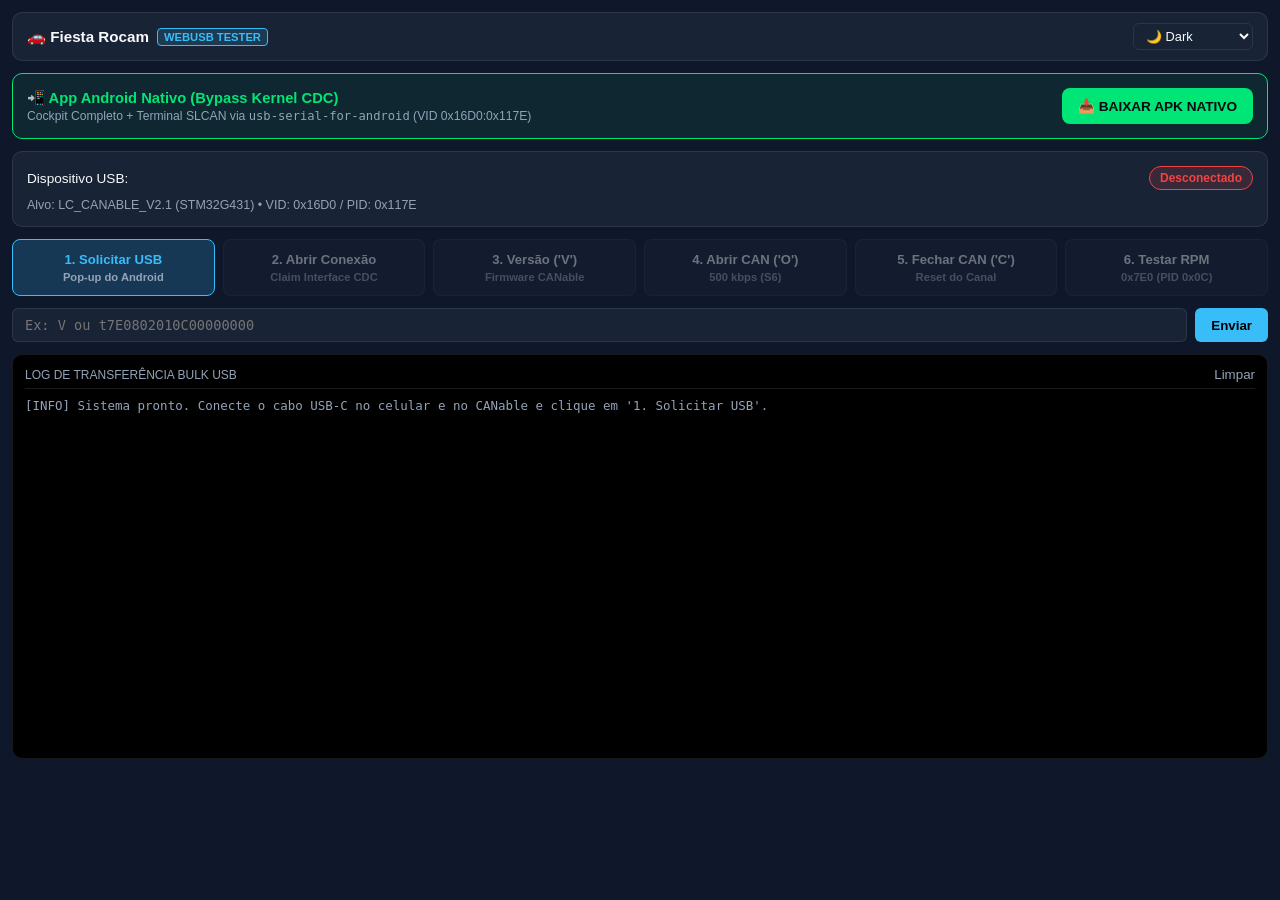
<file: index.html>
<!DOCTYPE html>
<html lang="pt-BR">
<head>
  <meta charset="UTF-8">
  <meta http-equiv="refresh" content="0; url=Integracao_Celular_WebUSB/Teste_WebUSB_CANable.html">
  <title>Serial Monitor</title>
</head>
<body style="background:#0f172a;color:#94a3b8;font-family:sans-serif;display:flex;align-items:center;justify-content:center;height:100vh;margin:0;">
  <p>Carregando monitor serial...</p>
</body>
</html>
</file>
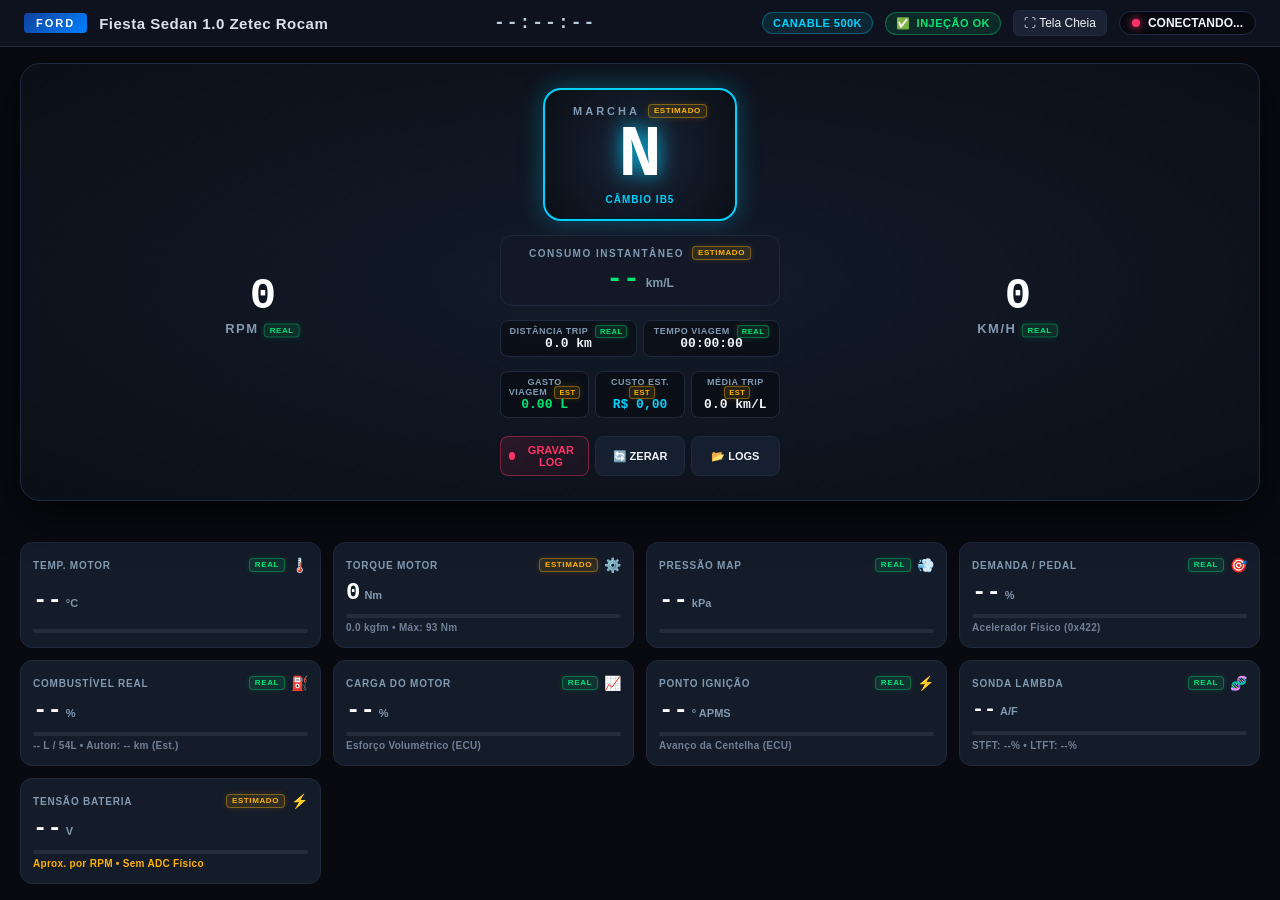
<file: static/index.html>
<!DOCTYPE html>
<html lang="pt-BR">
<head>
  <meta charset="UTF-8">
  <meta name="viewport" content="width=device-width, initial-scale=1.0, maximum-scale=1.0, user-scalable=no">
  <title>Ford Fiesta Zetec Rocam - Painel Digital OBD-II</title>
  <link rel="stylesheet" href="/static/css/dashboard.css?v=2.3">
</head>
<body>

  <!-- Top Bar / Status do Sistema -->
  <header class="top-bar">
    <div class="brand-section">
      <span class="brand-badge">FORD</span>
      <span class="car-title">Fiesta Sedan 1.0 Zetec Rocam</span>
    </div>

    <!-- Relógio Digital Central -->
    <div id="live-clock" class="top-center-clock">--:--:--</div>

    <!-- Status da Rede CAN, Injeção e Botão Tela Cheia -->
    <div class="status-section">
      <div id="conn-info-badge" class="connection-badge">CANABLE 500K</div>
      <div id="mil-badge" class="mil-badge mil-ok" title="Diagnóstico da Injeção Eletrônica (MIL / DTCs)">
        <span id="mil-icon">✅</span>
        <span id="mil-text">INJEÇÃO OK</span>
      </div>

      <button id="btn-fullscreen" class="btn-fullscreen" title="Modo Tela Cheia (F11)">⛶ Tela Cheia</button>
      <div class="status-pill">
        <div id="status-dot" class="status-dot"></div>
        <span id="status-text">CONECTANDO...</span>
      </div>
    </div>
  </header>

  <!-- Container do Painel de Instrumentos -->
  <main class="cluster-container">

    <!-- Cockpit Principal: Tacômetro, Marcha, Consumo e Velocímetro -->
    <section class="main-cluster">
      
      <!-- Mostrador Esquerdo: Tacômetro (RPM) -->
      <div class="gauge-box">
        <canvas id="gauge-rpm-canvas" class="gauge-canvas" width="360" height="360"></canvas>
        <div class="gauge-center-text">
          <div id="val-rpm" class="gauge-val">0</div>
          <div class="gauge-unit">RPM <span class="tag-meta tag-real">REAL</span></div>
        </div>
      </div>

      <!-- Centro: Visor de Marcha + Consumo + Trip -->
      <div class="center-infocenter">
        <!-- Indicador de Marcha (Calculada pelo câmbio IB5) -->
        <div class="gear-display-box">
          <div class="gear-header-wrap">
            <span class="gear-label">MARCHA</span>
            <span class="tag-meta tag-est">ESTIMADO</span>
          </div>
          <div id="val-gear" class="gear-number">N</div>
          <span class="gear-subtext">CÂMBIO IB5</span>
        </div>

        <!-- Consumo Instantâneo em Destaque -->
        <div class="consumption-hero-box">
          <div class="hero-header-wrap">
            <span class="hero-label">Consumo Instantâneo</span>
            <span class="tag-meta tag-est">ESTIMADO</span>
          </div>
          <div class="hero-value-wrap">
            <span id="val-consumption" class="hero-value">--</span>
            <span id="unit-consumption" class="hero-unit">km/L</span>
          </div>
        </div>

        <!-- Mini Computador de Bordo (Trip) -->
        <div class="trip-summary-bar">
          <div class="trip-chip">
            <div class="trip-chip-label">Distância Trip <span class="chip-meta tag-real">REAL</span></div>
            <div id="val-trip-km" class="trip-chip-val">0.0 km</div>
          </div>
          <div class="trip-chip">
            <div class="trip-chip-label">Tempo Viagem <span class="chip-meta tag-real">REAL</span></div>
            <div id="val-trip-time" class="trip-chip-val">00:00:00</div>
          </div>
        </div>

        <!-- Linha 2: Combustível Gasto, Custo Estimado e Média -->
        <div class="trip-summary-sub">
          <div class="trip-chip" title="Total de combustível consumido nesta viagem">
            <div class="trip-chip-label">Gasto Viagem <span class="chip-meta tag-est">EST</span></div>
            <div id="val-trip-fuel" class="trip-chip-val" style="color: #00e676;">0.00 L</div>
          </div>
          <div class="trip-chip" title="Custo estimado em Reais (configurável em config.json)">
            <div class="trip-chip-label">Custo Est. <span class="chip-meta tag-est">EST</span></div>
            <div id="val-trip-cost" class="trip-chip-val" style="color: #00d2ff;">R$ 0,00</div>
          </div>
          <div class="trip-chip" title="Média de consumo da viagem">
            <div class="trip-chip-label">Média Trip <span class="chip-meta tag-est">EST</span></div>
            <div id="val-trip-avg" class="trip-chip-val">0.0 km/L</div>
          </div>
        </div>

        <!-- Barra de Ações: Gravação de Log e Reset -->
        <div class="trip-actions-bar">
          <button id="btn-toggle-log" class="btn-trip btn-record" title="Gravar telemetria contínua da viagem em arquivo CSV">
            <span id="log-dot" class="rec-dot"></span>
            <span id="btn-log-text">GRAVAR LOG</span>
          </button>
          <button id="btn-reset-trip" class="btn-trip" title="Zerar odômetro parcial e litros gastos para uma nova viagem">
            🔄 ZERAR
          </button>
          <button id="btn-open-logs" class="btn-trip" title="Ver histórico de viagens gravadas">
            📂 LOGS
          </button>
        </div>
      </div>

      <!-- Mostrador Direito: Velocímetro (km/h) -->
      <div class="gauge-box">
        <canvas id="gauge-speed-canvas" class="gauge-canvas" width="360" height="360"></canvas>
        <div class="gauge-center-text">
          <div id="val-speed" class="gauge-val">0</div>
          <div class="gauge-unit">KM/H <span class="tag-meta tag-real">REAL</span></div>
        </div>
      </div>

    </section>

    <!-- Grade de Telemetria Automotiva dos Sensores (Estilo Argon Cockpit) -->
    <section class="sensors-grid">
      
      <!-- Sensor 1: Temperatura da Água do Motor -->
      <div class="sensor-card">
        <div class="card-top">
          <span class="card-title">Temp. Motor</span>
          <div class="card-tags">
            <span class="tag-meta tag-real">REAL</span>
            <span class="card-icon">🌡️</span>
          </div>
        </div>
        <div class="card-num-box">
          <span id="val-coolant" class="card-num">--</span>
          <span class="card-unit">°C</span>
        </div>
        <div class="progress-bg">
          <div id="progress-coolant" class="progress-fill"></div>
        </div>
      </div>

      <!-- Sensor 2: Torque Estimado do Motor (ID 0x422) -->
      <div class="sensor-card">
        <div class="card-top">
          <span class="card-title">Torque Motor</span>
          <div class="card-tags">
            <span class="tag-meta tag-est">ESTIMADO</span>
            <span class="card-icon">⚙️</span>
          </div>
        </div>
        <div class="card-num-box">
          <span id="val-torque" class="card-num">0</span>
          <span class="card-unit">Nm</span>
        </div>
        <div class="progress-bg">
          <div id="progress-torque" class="progress-fill" style="width: 0%;"></div>
        </div>
        <div id="val-torque-sub" class="card-sub">0.0 kgfm • Máx: 93 Nm</div>
      </div>

      <!-- Sensor 3: Pressão MAP (Carga do Motor) -->
      <div class="sensor-card">
        <div class="card-top">
          <span class="card-title">Pressão MAP</span>
          <div class="card-tags">
            <span class="tag-meta tag-real">REAL</span>
            <span class="card-icon">💨</span>
          </div>
        </div>
        <div class="card-num-box">
          <span id="val-map" class="card-num">--</span>
          <span class="card-unit">kPa</span>
        </div>
        <div class="progress-bg">
          <div id="progress-map" class="progress-fill"></div>
        </div>
      </div>

      <!-- Sensor 4: Demanda do Motorista / Pedal (TPS) -->
      <div class="sensor-card">
        <div class="card-top">
          <span class="card-title">Demanda / Pedal</span>
          <div class="card-tags">
            <span class="tag-meta tag-real">REAL</span>
            <span class="card-icon">🎯</span>
          </div>
        </div>
        <div class="card-num-box">
          <span id="val-throttle" class="card-num">--</span>
          <span class="card-unit">%</span>
        </div>
        <div class="progress-bg">
          <div id="progress-throttle" class="progress-fill"></div>
        </div>
        <div class="card-sub">Acelerador Físico (0x422)</div>
      </div>

      <!-- Sensor 5: Nível Real do Tanque de Combustível (ID 0x430) -->
      <div class="sensor-card">
        <div class="card-top">
          <span class="card-title">Combustível Real</span>
          <div class="card-tags">
            <span class="tag-meta tag-real">REAL</span>
            <span class="card-icon">⛽</span>
          </div>
        </div>
        <div class="card-num-box">
          <span id="val-fuel" class="card-num">--</span>
          <span class="card-unit">%</span>
        </div>
        <div class="progress-bg">
          <div id="progress-fuel" class="progress-fill"></div>
        </div>
        <div id="val-fuel-sub" class="card-sub">-- L / 54L • Auton: -- km (Est.)</div>
      </div>

      <!-- Sensor 6: Carga Calculada do Motor (Load) -->
      <div class="sensor-card">
        <div class="card-top">
          <span class="card-title">Carga do Motor</span>
          <div class="card-tags">
            <span class="tag-meta tag-real">REAL</span>
            <span class="card-icon">📈</span>
          </div>
        </div>
        <div class="card-num-box">
          <span id="val-load" class="card-num">--</span>
          <span class="card-unit">%</span>
        </div>
        <div class="progress-bg">
          <div id="progress-load" class="progress-fill"></div>
        </div>
        <div class="card-sub">Esforço Volumétrico (ECU)</div>
      </div>

      <!-- Sensor 7: Ponto de Ignição / Avanço (Timing Advance) -->
      <div class="sensor-card">
        <div class="card-top">
          <span class="card-title">Ponto Ignição</span>
          <div class="card-tags">
            <span class="tag-meta tag-real">REAL</span>
            <span class="card-icon">⚡</span>
          </div>
        </div>
        <div class="card-num-box">
          <span id="val-timing" class="card-num">--</span>
          <span class="card-unit">° APMS</span>
        </div>
        <div class="progress-bg">
          <div id="progress-timing" class="progress-fill"></div>
        </div>
        <div class="card-sub">Avanço da Centelha (ECU)</div>
      </div>

      <!-- Sensor 8: Sonda Lambda & Ajustes de Combustível (STFT/LTFT) -->
      <div class="sensor-card">
        <div class="card-top">
          <span class="card-title">Sonda Lambda</span>
          <div class="card-tags">
            <span class="tag-meta tag-real">REAL</span>
            <span class="card-icon">🧬</span>
          </div>
        </div>
        <div class="card-num-box">
          <span id="val-trim-status" class="card-num" style="font-size: 20px;">--</span>
          <span class="card-unit">A/F</span>
        </div>
        <div class="progress-bg">
          <div id="progress-trim" class="progress-fill"></div>
        </div>
        <div id="val-trim-sub" class="card-sub">STFT: --% • LTFT: --%</div>
      </div>

      <!-- Sensor 9: Tensão da Bateria (Estimada) -->
      <div class="sensor-card">
        <div class="card-top">
          <span class="card-title">Tensão Bateria</span>
          <div class="card-tags">
            <span class="tag-meta tag-est">ESTIMADO</span>
            <span class="card-icon">⚡</span>
          </div>
        </div>
        <div class="card-num-box">
          <span id="val-battery" class="card-num">--</span>
          <span class="card-unit">V</span>
        </div>
        <div class="progress-bg">
          <div id="progress-battery" class="progress-fill"></div>
        </div>
        <div class="card-sub" style="color: #ffb300;">Aprox. por RPM • Sem ADC Físico</div>
      </div>

    </section>

  </main>

  <!-- Modal de Resumo da Viagem (Ao finalizar o log) -->
  <div id="modal-summary" class="modal-overlay">
    <div class="modal-card">
      <div class="modal-header">
        <span class="modal-title">🏁 Resumo da Viagem Concluída</span>
        <button id="btn-close-summary" class="modal-close-btn">&times;</button>
      </div>
      <div class="trip-stats-grid">
        <div class="stat-item">
          <div class="stat-label">Distância Percorrida</div>
          <div id="summary-distance" class="stat-val">0.0 km</div>
        </div>
        <div class="stat-item">
          <div class="stat-label">Combustível Gasto</div>
          <div id="summary-fuel" class="stat-val" style="color: #00e676;">0.00 L</div>
        </div>
        <div class="stat-item">
          <div class="stat-label">Custo Estimado</div>
          <div id="summary-cost" class="stat-val" style="color: #00d2ff;">R$ 0,00</div>
        </div>
        <div class="stat-item">
          <div class="stat-label">Média da Viagem</div>
          <div id="summary-avg-kml" class="stat-val">0.0 km/L</div>
        </div>
        <div class="stat-item">
          <div class="stat-label">Duração da Viagem</div>
          <div id="summary-duration" class="stat-val">00:00:00</div>
        </div>
        <div class="stat-item">
          <div class="stat-label">Velocidade Média / Máx</div>
          <div id="summary-speed" class="stat-val">0 / 0 km/h</div>
        </div>
      </div>
      <div class="modal-actions">
        <button id="btn-download-current-log" class="btn-modal btn-modal-primary">📥 Baixar Arquivo CSV</button>
        <button id="btn-dismiss-summary" class="btn-modal btn-modal-secondary">Fechar</button>
      </div>
    </div>
  </div>

  <!-- Modal de Gerenciamento de Logs Salvos -->
  <div id="modal-logs-list" class="modal-overlay">
    <div class="modal-card">
      <div class="modal-header">
        <span class="modal-title">📂 Histórico de Viagens Gravadas</span>
        <button id="btn-close-logs-list" class="modal-close-btn">&times;</button>
      </div>
      <div id="logs-container" style="max-height: 280px; overflow-y: auto; margin-bottom: 16px;">
        <!-- Lista dinâmica gerada por JS -->
      </div>
      <div class="modal-actions">
        <button id="btn-dismiss-logs-list" class="btn-modal btn-modal-secondary">Fechar</button>
      </div>
    </div>
  </div>

  <script src="/static/js/gauge.js?v=2.3"></script>
  <script src="/static/js/app.js?v=2.3"></script>
</body>
</html>
</file>
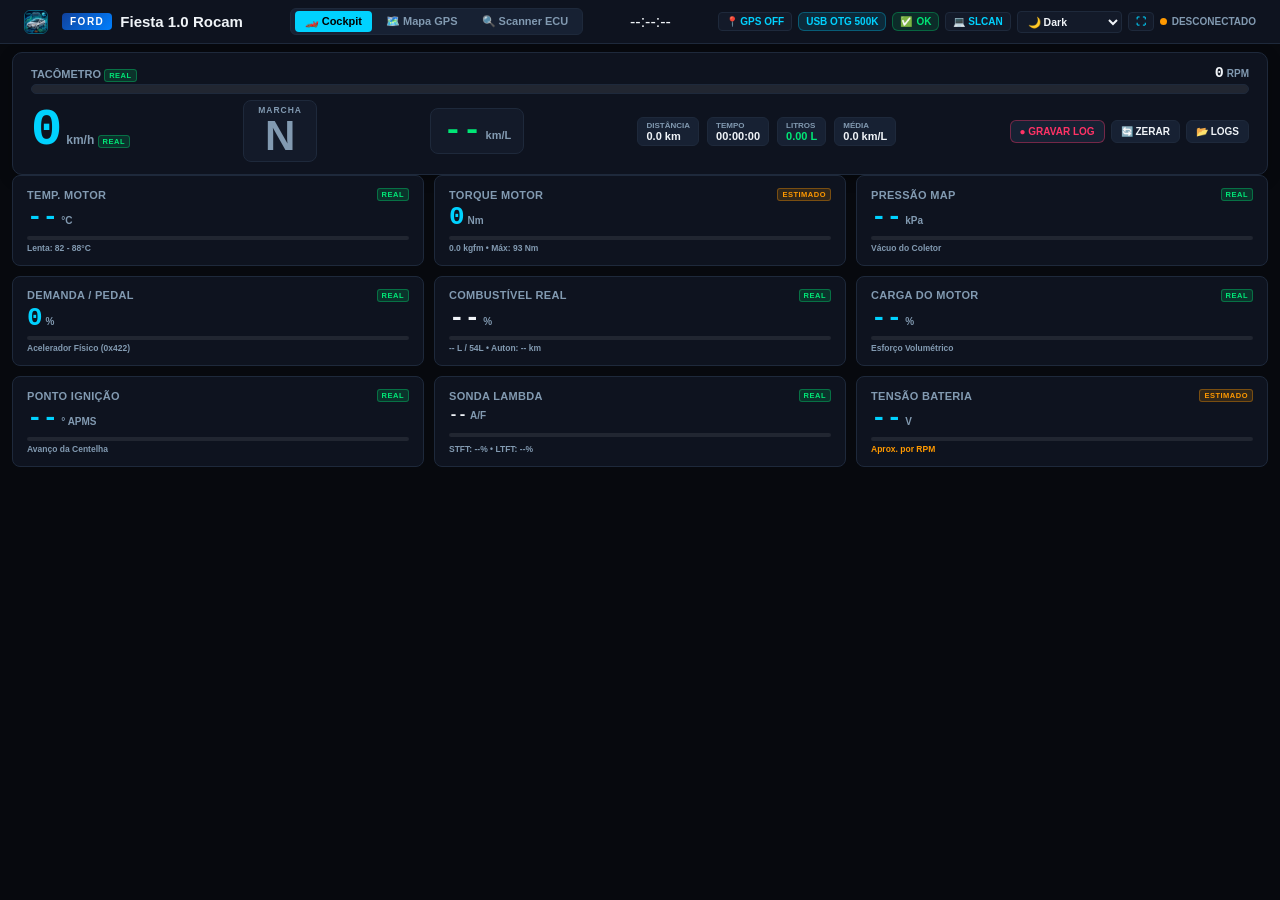
<file: Android_App_Fiesta/app/src/main/assets/index.html>
<!DOCTYPE html>
<html lang="pt-BR" data-theme="dark">
<head>
  <meta charset="UTF-8">
  <meta name="viewport" content="width=device-width, initial-scale=1.0, maximum-scale=1.0, user-scalable=no">
  <title>Ford Fiesta Zetec Rocam - Cockpit Nativo USB &amp; Telemetria v2.3</title>
  <link rel="stylesheet" href="dashboard.css">
  <link rel="stylesheet" href="leaflet/leaflet.css">
  <link rel="icon" type="image/png" href="app_logo.png">
</head>
<body>

  <!-- Top Bar / Status do Sistema & Navegação -->
  <header class="top-bar">
    <div class="brand-section">
      <img src="app_logo.png" alt="Logo Fiesta" style="width: 24px; height: 24px; border-radius: 6px; object-fit: cover; vertical-align: middle; margin-right: 6px; border: 1px solid rgba(0,210,255,0.4);">
      <span class="brand-badge">FORD</span>
      <span class="car-title">Fiesta 1.0 Rocam</span>
    </div>

    <!-- Seletor de Abas Superior -->
    <nav class="nav-tabs-bar">
      <button class="tab-btn active" id="tab-btn-cockpit" onclick="switchAppTab('cockpit')">🏎️ Cockpit</button>
      <button class="tab-btn" id="tab-btn-map" onclick="switchAppTab('map')">🗺️ Mapa GPS</button>
      <button class="tab-btn" id="tab-btn-scanner" onclick="switchAppTab('scanner')">🔍 Scanner ECU</button>
    </nav>

    <div id="live-clock" class="top-center-clock">--:--:--</div>

    <div class="status-section">
      <!-- Botão GPS Sob Demanda (Economia de Bateria) -->
      <button id="btn-toggle-gps" class="btn-ctrl-compact" onclick="toggleGpsTracking()" title="Ativar GPS sob demanda para economizar bateria">📍 GPS OFF</button>
      
      <div id="conn-info-badge" class="connection-badge" title="Status USB">USB OTG 500K</div>
      <div id="mil-badge" class="mil-badge mil-ok">
        <span id="mil-icon">✅</span>
        <span id="mil-text">OK</span>
      </div>
      
      <button id="btn-open-terminal" class="btn-ctrl-compact" title="Abrir Terminal SLCAN">💻 SLCAN</button>
      
      <!-- Seletor de 5 Temas com Persistência -->
      <select id="theme-switcher" class="theme-select-top" aria-label="Tema Visual" onchange="changeTheme(this.value)">
        <option value="dark">🌙 Dark</option>
        <option value="light">☀️ Light</option>
        <option value="campbell">💻 Campbell</option>
        <option value="monokai">🎨 Monokai</option>
        <option value="cyberpunk">⚡ Cyberpunk</option>
      </select>

      <button id="btn-fullscreen" class="btn-ctrl-compact" title="Tela Cheia">⛶</button>
      
      <div class="status-pill">
        <div id="status-dot" class="status-dot"></div>
        <span id="status-text">BUSCANDO...</span>
      </div>
    </div>
  </header>

  <!-- Container Principal do Aplicativo -->
  <main class="cluster-container">

    <!-- ABA 1: COCKPIT PRINCIPAL (DISPLAY DIGITAL COMPACTO + 9 CARDS) -->
    <div id="tab-cockpit" class="tab-content active">
      
      <!-- Barra Digital de Cockpit (Fim dos Círculos Analógicos) -->
      <section class="digital-cockpit-bar">
        <!-- Fita Superior Graduada de Shift Light / RPM -->
        <div class="tacho-ribbon-wrap">
          <div class="tacho-header">
            <span>TACÔMETRO <span class="tag-meta tag-real">REAL</span></span>
            <div><span id="val-rpm" class="tacho-digital-num">0</span> <span style="font-size: 10px;">RPM</span></div>
          </div>
          <div class="tacho-bar-track">
            <div id="tacho-bar-fill" class="tacho-bar-fill"></div>
          </div>
        </div>

        <!-- Painel Central: Velocidade + Marcha + Consumo + Trip Chips -->
        <div class="center-cockpit-unified">
          <!-- Velocímetro Digital Gigante -->
          <div class="speed-digital-box">
            <span id="val-speed" class="speed-huge-num">0</span>
            <span class="speed-unit">km/h <span class="tag-meta tag-real">REAL</span></span>
          </div>

          <!-- Visor Gigante de Marcha Câmbio IB5 -->
          <div class="gear-digital-box">
            <span class="gear-tag-label">MARCHA</span>
            <div id="val-gear" class="gear-main-num">N</div>
          </div>

          <!-- Consumo Instantâneo em Destaque -->
          <div class="hero-consumption-compact">
            <span id="val-consumption" class="hero-cons-num">--</span>
            <span id="unit-consumption" class="hero-cons-unit">km/L</span>
          </div>

          <!-- Chips de Computador de Bordo -->
          <div class="trip-chips-inline">
            <div class="chip-mini">
              <span class="chip-mini-label">Distância</span>
              <span id="val-trip-km" class="chip-mini-val">0.0 km</span>
            </div>
            <div class="chip-mini">
              <span class="chip-mini-label">Tempo</span>
              <span id="val-trip-time" class="chip-mini-val">00:00:00</span>
            </div>
            <div class="chip-mini">
              <span class="chip-mini-label">Litros</span>
              <span id="val-trip-fuel" class="chip-mini-val" style="color: var(--accent-green);">0.00 L</span>
            </div>
            <div class="chip-mini">
              <span class="chip-mini-label">Média</span>
              <span id="val-trip-avg" class="chip-mini-val">0.0 km/L</span>
            </div>
          </div>

          <!-- Botões de Ação de Gravação -->
          <div class="actions-inline">
            <button id="btn-toggle-log" class="btn-trip-act btn-rec">
              <span id="btn-log-text">● GRAVAR LOG</span>
            </button>
            <button id="btn-reset-trip" class="btn-trip-act" title="Zerar Parcial">🔄 ZERAR</button>
            <button id="btn-open-logs" class="btn-trip-act" title="Histórico CSV">📂 LOGS</button>
          </div>
        </div>
      </section>

      <!-- Grade 3x3 de Sensores (100% Visível sem Rolagem no Moto G24 Power) -->
      <section class="sensors-grid-compact">
        
        <!-- Sensor 1: Temperatura do Motor ECT -->
        <div class="sensor-card-mini">
          <div class="card-mini-top">
            <span class="card-mini-title">Temp. Motor</span>
            <span class="tag-meta tag-real">REAL</span>
          </div>
          <div class="card-mini-main">
            <span id="val-coolant" class="card-mini-val">--</span>
            <span class="card-mini-unit">°C</span>
          </div>
          <div class="progress-bar-mini">
            <div id="progress-coolant" class="progress-fill-mini"></div>
          </div>
          <div id="val-coolant-sub" class="card-mini-sub">Lenta: 82 - 88°C</div>
        </div>

        <!-- Sensor 2: Torque Motor (NOVO LUGAR DE DESTAQUE NO TOPO) -->
        <div class="sensor-card-mini">
          <div class="card-mini-top">
            <span class="card-mini-title">Torque Motor</span>
            <span class="tag-meta tag-est">ESTIMADO</span>
          </div>
          <div class="card-mini-main">
            <span id="val-torque" class="card-mini-val">0</span>
            <span class="card-mini-unit">Nm</span>
          </div>
          <div class="progress-bar-mini">
            <div id="progress-torque" class="progress-fill-mini"></div>
          </div>
          <div id="val-torque-sub" class="card-mini-sub">0.0 kgfm • Máx: 93 Nm</div>
        </div>

        <!-- Sensor 3: Pressão no Coletor MAP -->
        <div class="sensor-card-mini">
          <div class="card-mini-top">
            <span class="card-mini-title">Pressão MAP</span>
            <span class="tag-meta tag-real">REAL</span>
          </div>
          <div class="card-mini-main">
            <span id="val-map" class="card-mini-val">--</span>
            <span class="card-mini-unit">kPa</span>
          </div>
          <div class="progress-bar-mini">
            <div id="progress-map" class="progress-fill-mini"></div>
          </div>
          <div id="val-map-sub" class="card-mini-sub">Vácuo do Coletor</div>
        </div>

        <!-- Sensor 4: Demanda / Pedal (TPS) -->
        <div class="sensor-card-mini">
          <div class="card-mini-top">
            <span class="card-mini-title">Demanda / Pedal</span>
            <span class="tag-meta tag-real">REAL</span>
          </div>
          <div class="card-mini-main">
            <span id="val-throttle" class="card-mini-val">--</span>
            <span class="card-mini-unit">%</span>
          </div>
          <div class="progress-bar-mini">
            <div id="progress-throttle" class="progress-fill-mini"></div>
          </div>
          <div id="val-throttle-sub" class="card-mini-sub">Acelerador Físico (0x422)</div>
        </div>

        <!-- Sensor 5: Nível Real do Tanque de Combustível -->
        <div class="sensor-card-mini">
          <div class="card-mini-top">
            <span class="card-mini-title">Combustível Real</span>
            <span class="tag-meta tag-real">REAL</span>
          </div>
          <div class="card-mini-main">
            <span id="val-fuel" class="card-mini-val">--</span>
            <span class="card-mini-unit">%</span>
          </div>
          <div class="progress-bar-mini">
            <div id="progress-fuel" class="progress-fill-mini"></div>
          </div>
          <div id="val-fuel-sub" class="card-mini-sub">-- L / 54L • Auton: -- km</div>
        </div>

        <!-- Sensor 6: Carga Calculada do Motor -->
        <div class="sensor-card-mini">
          <div class="card-mini-top">
            <span class="card-mini-title">Carga do Motor</span>
            <span class="tag-meta tag-real">REAL</span>
          </div>
          <div class="card-mini-main">
            <span id="val-load" class="card-mini-val">--</span>
            <span class="card-mini-unit">%</span>
          </div>
          <div class="progress-bar-mini">
            <div id="progress-load" class="progress-fill-mini"></div>
          </div>
          <div class="card-mini-sub">Esforço Volumétrico</div>
        </div>

        <!-- Sensor 7: Ponto de Ignição / Avanço -->
        <div class="sensor-card-mini">
          <div class="card-mini-top">
            <span class="card-mini-title">Ponto Ignição</span>
            <span class="tag-meta tag-real">REAL</span>
          </div>
          <div class="card-mini-main">
            <span id="val-timing" class="card-mini-val">--</span>
            <span class="card-mini-unit">° APMS</span>
          </div>
          <div class="progress-bar-mini">
            <div id="progress-timing" class="progress-fill-mini"></div>
          </div>
          <div class="card-mini-sub">Avanço da Centelha</div>
        </div>

        <!-- Sensor 8: Sonda Lambda & Trims -->
        <div class="sensor-card-mini">
          <div class="card-mini-top">
            <span class="card-mini-title">Sonda Lambda</span>
            <span class="tag-meta tag-real">REAL</span>
          </div>
          <div class="card-mini-main">
            <span id="val-trim-status" class="card-mini-val" style="font-size: 15px;">--</span>
            <span class="card-mini-unit">A/F</span>
          </div>
          <div class="progress-bar-mini">
            <div id="progress-trim" class="progress-fill-mini"></div>
          </div>
          <div id="val-trim-sub" class="card-mini-sub">STFT: --% • LTFT: --%</div>
        </div>

        <!-- Sensor 9: Tensão da Bateria -->
        <div class="sensor-card-mini">
          <div class="card-mini-top">
            <span class="card-mini-title">Tensão Bateria</span>
            <span class="tag-meta tag-est">ESTIMADO</span>
          </div>
          <div class="card-mini-main">
            <span id="val-battery" class="card-mini-val">--</span>
            <span class="card-mini-unit">V</span>
          </div>
          <div class="progress-bar-mini">
            <div id="progress-battery" class="progress-fill-mini"></div>
          </div>
          <div class="card-mini-sub" style="color: var(--accent-orange);">Aprox. por RPM</div>
        </div>

      </section>
    </div>

    <!-- ABA 2: MAPA GPS (LEAFLET.JS COM 4G SOB DEMANDA) -->
    <div id="tab-map" class="tab-content">
      <div id="map-container-wrap">
        <div id="leaflet-map"></div>

        <!-- HUD Flutuante com Métricas de Satélite -->
        <div class="map-hud-overlay">
          <div class="map-hud-row">
            <span class="hud-title">Velocidade Satélite:</span>
            <span id="hud-gps-speed" class="hud-val">0.0 km/h</span>
          </div>
          <div class="map-hud-row">
            <span class="hud-title">Velocidade Painel (ECU):</span>
            <span id="hud-ecu-speed" class="hud-val">0 km/h</span>
          </div>
          <div class="map-hud-row">
            <span class="hud-title">Altitude / Elevação:</span>
            <span id="hud-gps-alt" class="hud-val">-- m</span>
          </div>
          <div class="map-hud-row">
            <span class="hud-title">Precisão Satélites:</span>
            <span id="hud-gps-acc" class="hud-val">-- m</span>
          </div>
          <div class="map-hud-row" style="border-top: 1px solid var(--border-color); padding-top: 2px;">
            <span class="hud-title">Coordenadas:</span>
            <span id="hud-gps-coords" class="hud-val" style="font-size: 9.5px;">Buscando GPS...</span>
          </div>
          <button class="btn-ctrl-compact" onclick="centerMapOnCar()" style="margin-top: 4px; width: 100%; text-align: center; padding: 5px 8px;">🎯 Centralizar no Veículo</button>
        </div>
      </div>
    </div>

    <!-- ABA 3: SCANNER ECU & AUDITORIA DE PIDs/DIDs FORD -->
    <div id="tab-scanner" class="tab-content">
      <div class="scanner-container">
        
        <!-- Barra de Controle do Scanner -->
        <div class="scanner-header-bar">
          <div class="scanner-status-row">
            <div>
              <span id="scan-status-badge" class="scanner-status-badge">PRONTO PARA ESCANEAR</span>
              <span id="scan-counter-badge" class="tag-meta tag-real" style="margin-left: 6px;">0 RESPOSTAS</span>
            </div>
            <div class="scanner-actions">
              <button id="btn-start-scan" class="btn-scan-main" onclick="startEcuScan('all')">▶️ INICIAR VARREDURA</button>
              <button id="btn-stop-scan" class="btn-scan-stop" onclick="stopEcuScan()" style="display: none;">⏹️ PARAR</button>
              <button id="btn-share-report" class="btn-scan-share" onclick="shareEcuReport()">💾 COMPARTILHAR RELATÓRIO</button>
              <button id="btn-clear-scan" class="btn-trip-act" onclick="clearEcuScanResults()">🔄 LIMPAR</button>
            </div>
          </div>

          <!-- Barra de Progresso da Varredura -->
          <div class="scanner-progress-track">
            <div id="scan-progress-bar" class="scanner-progress-fill"></div>
          </div>
          <div style="display: flex; justify-content: space-between; font-size: 9.5px; color: var(--text-muted);">
            <span id="scan-current-item">Selecione uma categoria ou clique em Iniciar Varredura</span>
            <span id="scan-progress-pct">0%</span>
          </div>

          <!-- Filtros de Visualização -->
          <div class="scanner-subtabs">
            <button class="btn-subtab active" id="subtab-all" onclick="filterScanResults('all')">Todos (<span id="count-all">0</span>)</button>
            <button class="btn-subtab" id="subtab-dids" onclick="filterScanResults('dids')">DIDs Ford UDS (<span id="count-dids">0</span>)</button>
            <button class="btn-subtab" id="subtab-pids" onclick="filterScanResults('pids')">PIDs OBD-II (<span id="count-pids">0</span>)</button>
            <button class="btn-subtab" id="subtab-dtcs" onclick="filterScanResults('dtcs')">Falhas DTC (<span id="count-dtcs">0</span>)</button>
            <button class="btn-subtab" id="subtab-broadcast" onclick="filterScanResults('broadcast')">Broadcast CAN (<span id="count-broadcast">0</span>)</button>
          </div>
        </div>

        <!-- Grade de Resultados Descobertos -->
        <div id="scan-results-container" class="scanner-results-grid">
          <div class="scan-empty-hint" style="grid-column: 1 / -1; text-align: center; padding: 30px 10px; color: var(--text-muted); font-size: 12px; background: var(--bg-surface); border: 1px dashed var(--border-color); border-radius: 8px;">
            🔌 <strong>Comunicação Pronta:</strong> Conecte a CANable ao OBD-II do Fiesta, ligue a ignição (KOEO) ou dê partida no motor e toque em <strong>▶️ INICIAR VARREDURA</strong> para auditar todos os PIDs e DIDs da Ford.
          </div>
        </div>

        <!-- Log Técnico de Mensagens CAN do Scanner -->
        <div style="background: var(--bg-surface); border: 1px solid var(--border-color); border-radius: 8px; padding: 8px 10px;">
          <div style="display: flex; justify-content: space-between; align-items: center; margin-bottom: 4px; font-size: 10px; font-weight: 700; color: var(--text-muted);">
            <span>📡 LOG TÉCNICO DE COMUNICAÇÃO (ISO 15765-4 / UDS)</span>
            <span id="scan-log-stats">0 requisições enviadas</span>
          </div>
          <div id="scan-term-log" class="scan-terminal-box"></div>
        </div>

      </div>
    </div>

  </main>

  <!-- Modal de Resumo da Viagem -->
  <div id="modal-summary" class="modal-overlay">
    <div class="modal-card">
      <div class="modal-header">
        <span class="modal-title">🏁 Resumo da Viagem Concluída</span>
        <button id="btn-close-summary" class="modal-close-btn">&times;</button>
      </div>
      <div class="trip-stats-grid" style="display: grid; grid-template-columns: repeat(2, 1fr); gap: 8px; font-size: 11px; margin-bottom: 12px;">
        <div>Distância: <strong id="summary-distance" style="color: var(--accent-cyan);">0.0 km</strong></div>
        <div>Combustível: <strong id="summary-fuel" style="color: var(--accent-green);">0.00 L</strong></div>
        <div>Média: <strong id="summary-avg-kml" style="color: var(--accent-green);">0.0 km/L</strong></div>
        <div>Duração: <strong id="summary-duration">00:00:00</strong></div>
        <div>Vel. Máx: <strong id="summary-speed">0 km/h</strong></div>
      </div>
      <div style="display: flex; gap: 8px;">
        <button id="btn-download-current-log" class="btn-trip-act" style="background: var(--accent-cyan); color: #000; flex: 1;">💾 Salvar / Compartilhar CSV</button>
        <button id="btn-dismiss-summary" class="btn-trip-act">Fechar</button>
      </div>
    </div>
  </div>

  <!-- Modal de Histórico de Logs -->
  <div id="modal-logs-list" class="modal-overlay">
    <div class="modal-card">
      <div class="modal-header">
        <span class="modal-title">📂 Histórico de Logs de Viagem</span>
        <button id="btn-close-logs-list" class="modal-close-btn">&times;</button>
      </div>
      <div id="logs-container" style="max-height: 240px; overflow-y: auto; margin-bottom: 12px; font-size: 11px;"></div>
      <button id="btn-dismiss-logs-list" class="btn-trip-act" style="width: 100%;">Fechar</button>
    </div>
  </div>

  <!-- Modal do Terminal SLCAN -->
  <div id="modal-terminal" class="modal-overlay">
    <div class="modal-card">
      <div class="modal-header">
        <span class="modal-title">🔧 Terminal SLCAN (CANable V2.1)</span>
        <button id="btn-close-terminal" class="modal-close-btn">&times;</button>
      </div>
      <div id="terminal-log" class="terminal-log-box"></div>
      <div class="term-actions-grid">
        <button class="btn-term-cmd" onclick="termSend('V')">Versão (V)</button>
        <button class="btn-term-cmd" onclick="termSend('S6')">500k (S6)</button>
        <button class="btn-term-cmd" onclick="termSend('O')">Abrir (O)</button>
        <button class="btn-term-cmd" onclick="termSend('C')">Fechar (C)</button>
        <button class="btn-term-cmd" onclick="termSend('t7E0802010000000000')">Ping PIDs</button>
        <button class="btn-term-cmd" onclick="clearTermLog()" style="margin-left: auto;">Limpar</button>
      </div>
    </div>
  </div>

  <!-- Scripts: Leaflet Local e Lógica Mobile -->
  <script src="leaflet/leaflet.js"></script>
  <script src="app_mobile.js"></script>
</body>
</html>
</file>
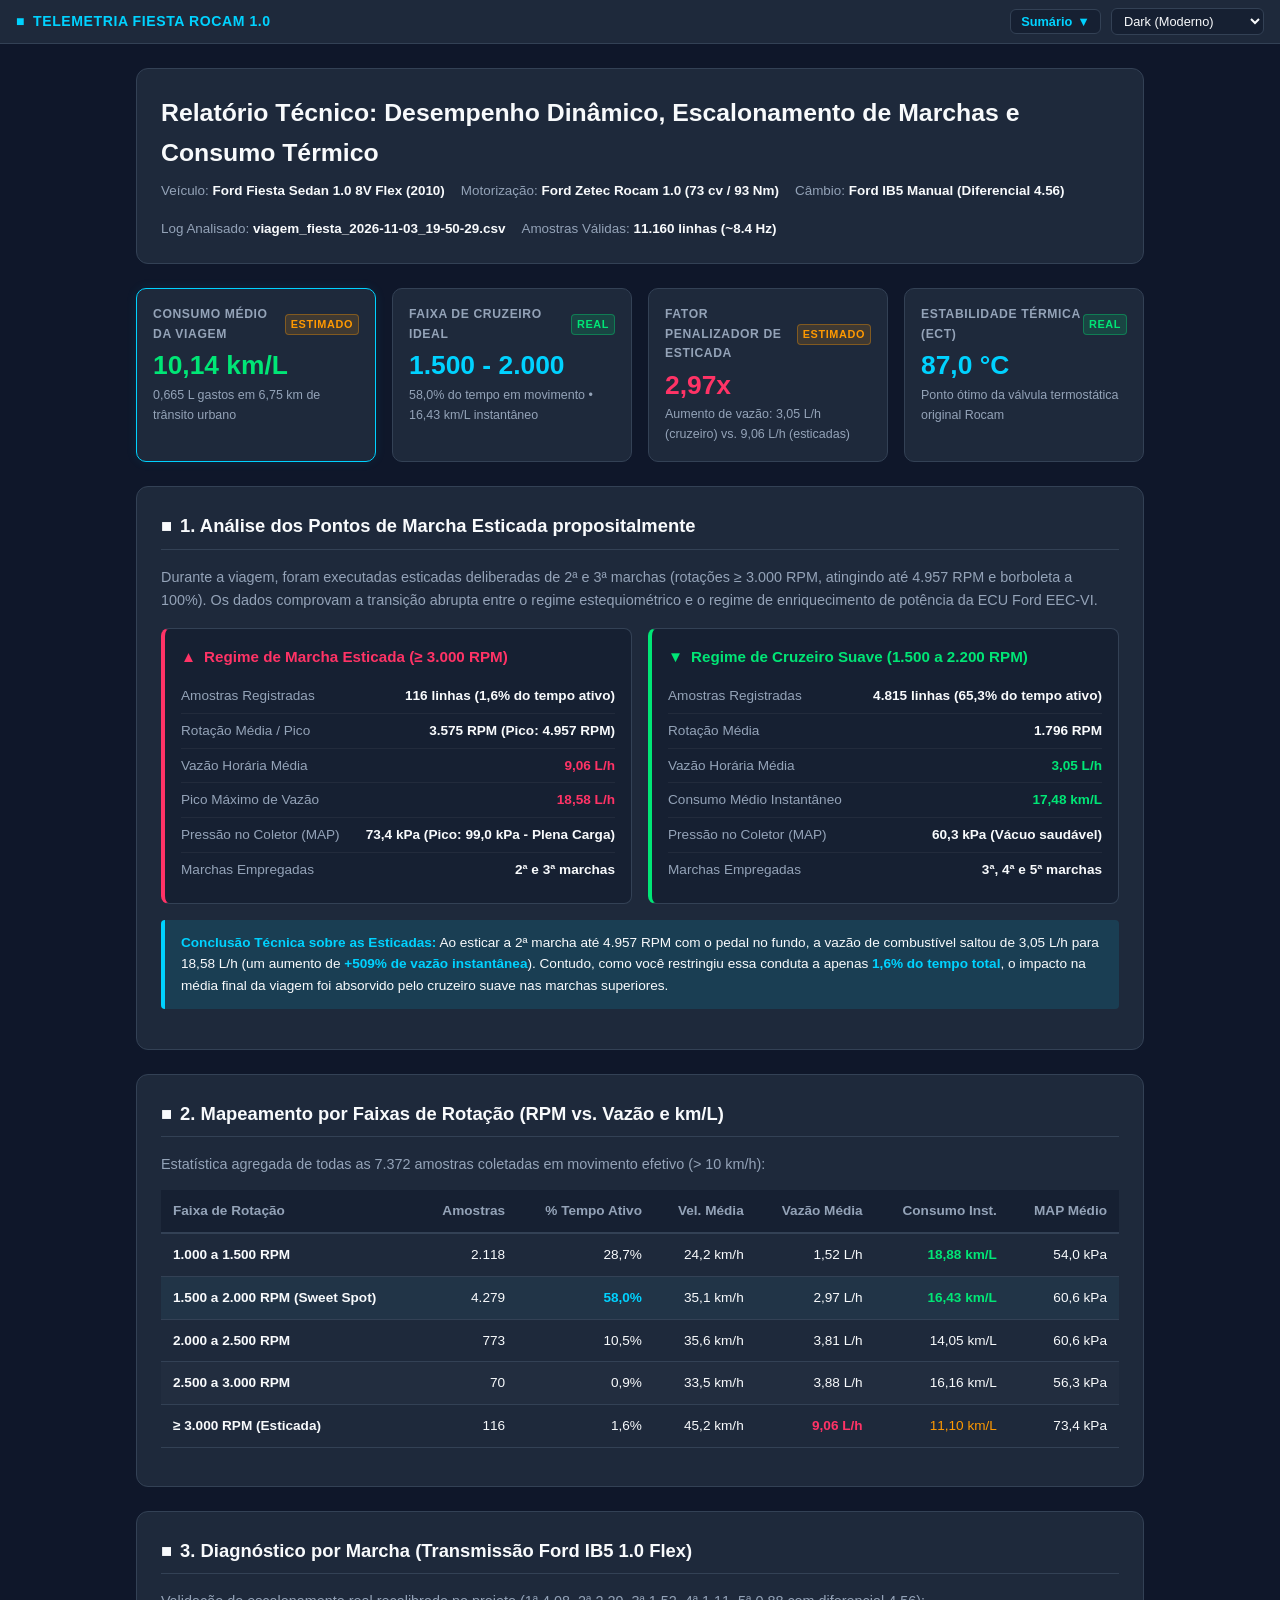
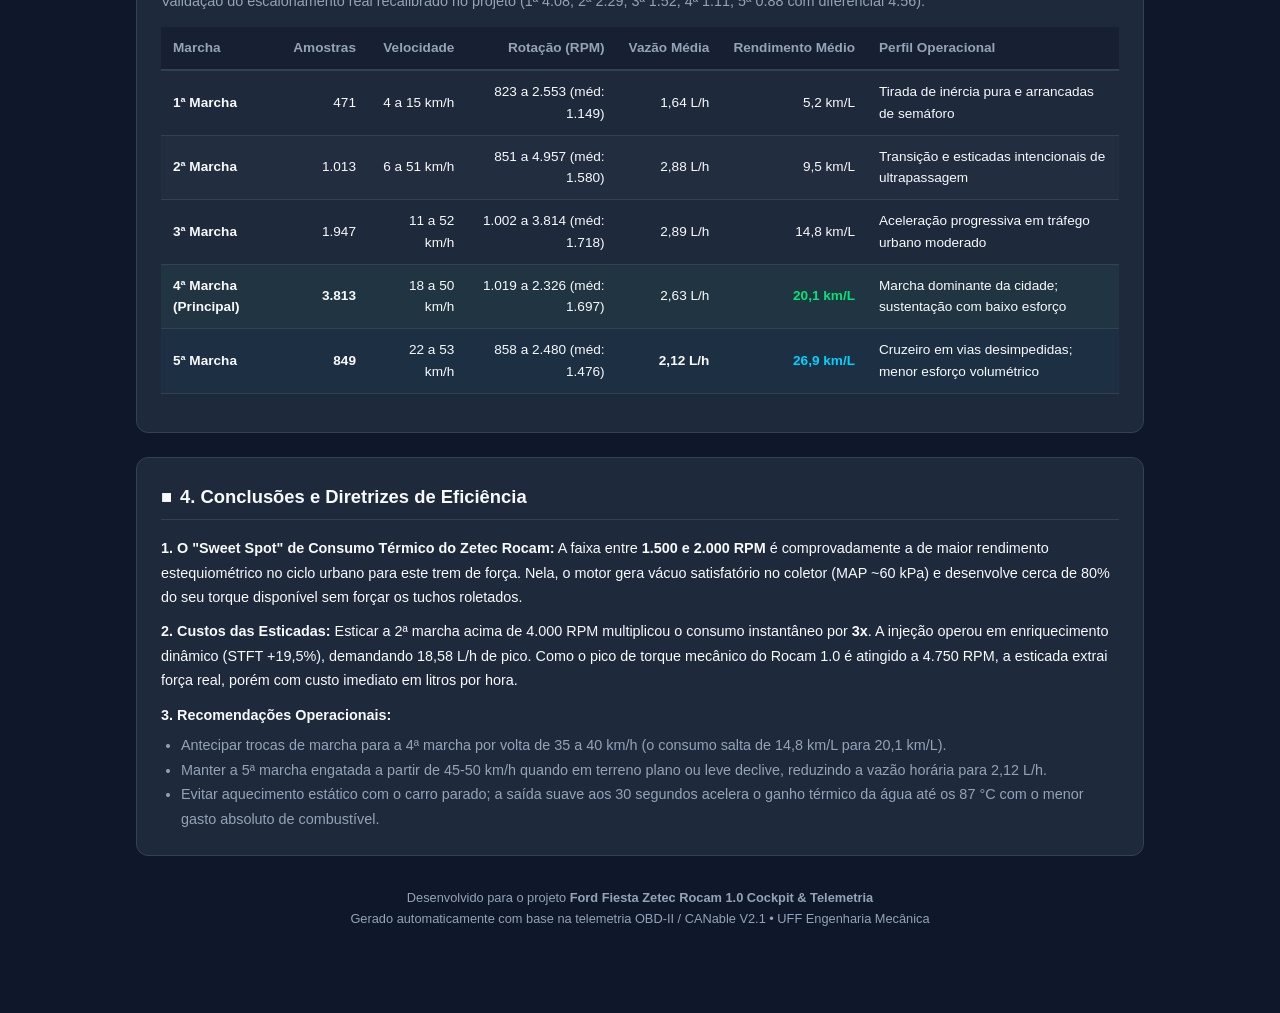
<file: Relatorio_Desempenho_Consumo_Telemetria_HTML.html>
<!DOCTYPE html>
<html lang="pt-BR" data-theme="dark">
<head>
  <meta charset="UTF-8">
  <meta name="viewport" content="width=device-width, initial-scale=1.0">
  <title>Relatório Técnico: Análise de Desempenho, Marchas e Consumo Térmico - Fiesta 1.0 Rocam</title>
  <style>
    :root {
      --bg-base: #0f172a;
      --bg-card: #1e293b;
      --bg-card-sub: #162032;
      --border-color: #334155;
      --text-main: #f8fafc;
      --text-muted: #94a3b8;
      --accent-cyan: #00d2ff;
      --accent-green: #00e676;
      --accent-orange: #ff9900;
      --accent-red: #ff3366;
      --badge-bg: rgba(0, 210, 255, 0.12);
      --badge-border: rgba(0, 210, 255, 0.35);
      --table-stripe: rgba(255, 255, 255, 0.02);
      --font-family: -apple-system, BlinkMacSystemFont, "Segoe UI", Roboto, Helvetica, Arial, sans-serif;
    }

    html[data-theme="light"] {
      --bg-base: #f8fafc;
      --bg-card: #ffffff;
      --bg-card-sub: #f1f5f9;
      --border-color: #cbd5e1;
      --text-main: #0f172a;
      --text-muted: #64748b;
      --accent-cyan: #0284c7;
      --accent-green: #16a34a;
      --accent-orange: #d97706;
      --accent-red: #dc2626;
      --badge-bg: rgba(2, 132, 199, 0.1);
      --badge-border: rgba(2, 132, 199, 0.25);
      --table-stripe: rgba(0, 0, 0, 0.02);
    }

    html[data-theme="campbell"] {
      --bg-base: #0c0c0c;
      --bg-card: #1f1f1f;
      --bg-card-sub: #171717;
      --border-color: #3a3a3a;
      --text-main: #cccccc;
      --text-muted: #767676;
      --accent-cyan: #3b78ff;
      --accent-green: #13a10e;
      --accent-orange: #c19c00;
      --accent-red: #e74856;
      --badge-bg: rgba(59, 120, 255, 0.15);
      --badge-border: rgba(59, 120, 255, 0.4);
      --table-stripe: rgba(255, 255, 255, 0.03);
    }

    html[data-theme="monokai"] {
      --bg-base: #272822;
      --bg-card: #1e1f1c;
      --bg-card-sub: #171814;
      --border-color: #49483e;
      --text-main: #f8f8f2;
      --text-muted: #75715e;
      --accent-cyan: #66d9ef;
      --accent-green: #a6e22e;
      --accent-orange: #fd971f;
      --accent-red: #f92672;
      --badge-bg: rgba(102, 217, 239, 0.15);
      --badge-border: rgba(102, 217, 239, 0.35);
      --table-stripe: rgba(255, 255, 255, 0.03);
    }

    html[data-theme="cyberpunk"] {
      --bg-base: #05050a;
      --bg-card: #0d0d1a;
      --bg-card-sub: #15152a;
      --border-color: #26264d;
      --text-main: #f0f0ff;
      --text-muted: #8080b3;
      --accent-cyan: #00f0ff;
      --accent-green: #00ff66;
      --accent-orange: #ffb700;
      --accent-red: #ff0055;
      --badge-bg: rgba(0, 240, 255, 0.15);
      --badge-border: rgba(0, 240, 255, 0.4);
      --table-stripe: rgba(0, 240, 255, 0.03);
    }

    * { box-sizing: border-box; margin: 0; padding: 0; }
    body {
      background-color: var(--bg-base);
      color: var(--text-main);
      font-family: var(--font-family);
      line-height: 1.6;
      padding-bottom: 60px;
    }

    /* Top Sticky Controls (Compact & Non-blocking) */
    .sticky-top-bar {
      position: sticky;
      top: 0;
      z-index: 100;
      background: var(--bg-card);
      border-bottom: 1px solid var(--border-color);
      padding: 8px 16px;
      display: flex;
      justify-content: space-between;
      align-items: center;
      gap: 12px;
      backdrop-filter: blur(8px);
    }

    .top-brand {
      font-size: 0.88rem;
      font-weight: 700;
      letter-spacing: 0.04em;
      color: var(--accent-cyan);
      display: flex;
      align-items: center;
      gap: 8px;
    }

    .top-controls {
      display: flex;
      align-items: center;
      gap: 10px;
    }

    .theme-select {
      background: var(--bg-card-sub);
      color: var(--text-main);
      border: 1px solid var(--border-color);
      border-radius: 6px;
      padding: 4px 8px;
      font-size: 0.8rem;
      cursor: pointer;
      outline: none;
    }

    .btn-toggle-summary {
      background: var(--bg-card-sub);
      color: var(--accent-cyan);
      border: 1px solid var(--border-color);
      border-radius: 6px;
      padding: 4px 10px;
      font-size: 0.8rem;
      font-weight: 600;
      cursor: pointer;
      display: flex;
      align-items: center;
      gap: 5px;
    }

    /* Retractable Summary Tray */
    .summary-tray {
      display: none;
      background: var(--bg-card-sub);
      border-bottom: 1px solid var(--border-color);
      padding: 12px 20px;
      font-size: 0.85rem;
    }
    .summary-tray.open { display: block; }
    .summary-links {
      display: flex;
      flex-wrap: wrap;
      gap: 12px;
    }
    .summary-links a {
      color: var(--accent-cyan);
      text-decoration: none;
      border-bottom: 1px dotted var(--accent-cyan);
    }
    .summary-links a:hover { opacity: 0.8; }

    /* Container */
    .container {
      max-width: 1040px;
      margin: 24px auto;
      padding: 0 16px;
    }

    /* Main Header */
    .report-header {
      background: var(--bg-card);
      border: 1px solid var(--border-color);
      border-radius: 12px;
      padding: 24px;
      margin-bottom: 24px;
    }
    .report-title {
      font-size: 1.55rem;
      font-weight: 800;
      margin-bottom: 8px;
      color: var(--text-main);
    }
    .report-meta {
      display: flex;
      flex-wrap: wrap;
      gap: 16px;
      font-size: 0.84rem;
      color: var(--text-muted);
    }
    .meta-item strong { color: var(--text-main); }

    /* Key Cards Grid */
    .kpi-grid {
      display: grid;
      grid-template-columns: repeat(auto-fit, minmax(220px, 1fr));
      gap: 16px;
      margin-bottom: 24px;
    }
    .kpi-card {
      background: var(--bg-card);
      border: 1px solid var(--border-color);
      border-radius: 10px;
      padding: 16px;
      position: relative;
    }
    .kpi-card.highlight {
      border-color: var(--accent-cyan);
      box-shadow: 0 0 12px rgba(0, 210, 255, 0.08);
    }
    .kpi-label {
      font-size: 0.76rem;
      font-weight: 700;
      text-transform: uppercase;
      letter-spacing: 0.05em;
      color: var(--text-muted);
      margin-bottom: 6px;
      display: flex;
      justify-content: space-between;
      align-items: center;
    }
    .kpi-val {
      font-size: 1.65rem;
      font-weight: 800;
      color: var(--accent-cyan);
      line-height: 1.2;
    }
    .kpi-sub {
      font-size: 0.78rem;
      color: var(--text-muted);
      margin-top: 4px;
    }

    /* Badges */
    .badge-real {
      background: rgba(0, 230, 118, 0.15);
      color: var(--accent-green);
      border: 1px solid rgba(0, 230, 118, 0.35);
      border-radius: 4px;
      padding: 1px 5px;
      font-size: 0.68rem;
      font-weight: 700;
    }
    .badge-est {
      background: rgba(255, 153, 0, 0.15);
      color: var(--accent-orange);
      border: 1px solid rgba(255, 153, 0, 0.35);
      border-radius: 4px;
      padding: 1px 5px;
      font-size: 0.68rem;
      font-weight: 700;
    }

    /* Section Styles */
    .section-card {
      background: var(--bg-card);
      border: 1px solid var(--border-color);
      border-radius: 12px;
      padding: 24px;
      margin-bottom: 24px;
    }
    .section-title {
      font-size: 1.15rem;
      font-weight: 700;
      color: var(--text-main);
      margin-bottom: 16px;
      display: flex;
      align-items: center;
      gap: 8px;
      border-bottom: 1px solid var(--border-color);
      padding-bottom: 8px;
    }

    /* Tables */
    .table-responsive {
      overflow-x: auto;
      margin: 14px 0;
    }
    table {
      width: 100%;
      border-collapse: collapse;
      font-size: 0.85rem;
      text-align: left;
    }
    th {
      background: var(--bg-card-sub);
      color: var(--text-muted);
      padding: 10px 12px;
      font-weight: 700;
      border-bottom: 2px solid var(--border-color);
      white-space: nowrap;
    }
    td {
      padding: 10px 12px;
      border-bottom: 1px solid var(--border-color);
      color: var(--text-main);
    }
    tr:nth-child(even) td {
      background: var(--table-stripe);
    }
    .num-col { text-align: right; font-variant-numeric: tabular-nums; }

    /* Comparison Box */
    .comparison-grid {
      display: grid;
      grid-template-columns: repeat(auto-fit, minmax(300px, 1fr));
      gap: 16px;
      margin: 16px 0;
    }
    .comp-panel {
      background: var(--bg-card-sub);
      border: 1px solid var(--border-color);
      border-radius: 8px;
      padding: 16px;
    }
    .comp-title {
      font-size: 0.95rem;
      font-weight: 700;
      margin-bottom: 10px;
      display: flex;
      align-items: center;
      gap: 8px;
    }
    .comp-stat {
      display: flex;
      justify-content: space-between;
      padding: 6px 0;
      border-bottom: 1px solid rgba(255, 255, 255, 0.05);
      font-size: 0.85rem;
    }
    .comp-stat:last-child { border-bottom: none; }
    .stat-name { color: var(--text-muted); }
    .stat-val { font-weight: 700; color: var(--text-main); }

    /* Callout Alert */
    .alert-box {
      background: var(--badge-bg);
      border-left: 4px solid var(--accent-cyan);
      border-radius: 4px;
      padding: 12px 16px;
      font-size: 0.85rem;
      margin: 16px 0;
      color: var(--text-main);
    }
    .alert-box strong { color: var(--accent-cyan); }

    /* Footer Note */
    .report-footer {
      text-align: center;
      font-size: 0.8rem;
      color: var(--text-muted);
      margin-top: 32px;
    }
    .report-footer a {
      color: var(--accent-cyan);
      text-decoration: none;
    }
  </style>
</head>
<body>

  <!-- Top Sticky Navigation & Theme Controls -->
  <header class="sticky-top-bar">
    <div class="top-brand">
      <span>■</span>
      <span>TELEMETRIA FIESTA ROCAM 1.0</span>
    </div>
    <div class="top-controls">
      <button class="btn-toggle-summary" id="btnToggleSummary" onclick="toggleSummaryTray()">
        <span>Sumário</span> <span id="summaryIcon">▼</span>
      </button>
      <select class="theme-select" id="themeSelect" onchange="changeTheme(this.value)">
        <option value="dark">Dark (Moderno)</option>
        <option value="light">Light (Claro)</option>
        <option value="campbell">Campbell (Terminal)</option>
        <option value="monokai">Monokai Pro</option>
        <option value="cyberpunk">Cyberpunk Neon</option>
      </select>
    </div>
  </header>

  <!-- Retractable Summary Tray -->
  <nav class="summary-tray" id="summaryTray">
    <div class="summary-links">
      <a href="#kpis" onclick="toggleSummaryTray()">1. Indicadores Chave</a>
      <a href="#esticadas" onclick="toggleSummaryTray()">2. Impacto das Esticadas de Marcha</a>
      <a href="#faixas-rpm" onclick="toggleSummaryTray()">3. Faixas de RPM e Consumo</a>
      <a href="#marchas" onclick="toggleSummaryTray()">4. Comportamento das Marchas IB5</a>
      <a href="#conclusao" onclick="toggleSummaryTray()">5. Conclusões de Engenharia</a>
    </div>
  </nav>

  <main class="container">

    <!-- Report Header -->
    <header class="report-header">
      <h1 class="report-title">Relatório Técnico: Desempenho Dinâmico, Escalonamento de Marchas e Consumo Térmico</h1>
      <div class="report-meta">
        <div class="meta-item">Veículo: <strong>Ford Fiesta Sedan 1.0 8V Flex (2010)</strong></div>
        <div class="meta-item">Motorização: <strong>Ford Zetec Rocam 1.0 (73 cv / 93 Nm)</strong></div>
        <div class="meta-item">Câmbio: <strong>Ford IB5 Manual (Diferencial 4.56)</strong></div>
        <div class="meta-item">Log Analisado: <strong>viagem_fiesta_2026-11-03_19-50-29.csv</strong></div>
        <div class="meta-item">Amostras Válidas: <strong>11.160 linhas (~8.4 Hz)</strong></div>
      </div>
    </header>

    <!-- Key Performance Indicators (KPIs) -->
    <section class="kpi-grid" id="kpis">
      <div class="kpi-card highlight">
        <div class="kpi-label">
          <span>Consumo Médio da Viagem</span>
          <span class="badge-est">ESTIMADO</span>
        </div>
        <div class="kpi-val" style="color: var(--accent-green);">10,14 km/L</div>
        <div class="kpi-sub">0,665 L gastos em 6,75 km de trânsito urbano</div>
      </div>

      <div class="kpi-card">
        <div class="kpi-label">
          <span>Faixa de Cruzeiro Ideal</span>
          <span class="badge-real">REAL</span>
        </div>
        <div class="kpi-val">1.500 - 2.000</div>
        <div class="kpi-sub">58,0% do tempo em movimento • 16,43 km/L instantâneo</div>
      </div>

      <div class="kpi-card">
        <div class="kpi-label">
          <span>Fator Penalizador de Esticada</span>
          <span class="badge-est">ESTIMADO</span>
        </div>
        <div class="kpi-val" style="color: var(--accent-red);">2,97x</div>
        <div class="kpi-sub">Aumento de vazão: 3,05 L/h (cruzeiro) vs. 9,06 L/h (esticadas)</div>
      </div>

      <div class="kpi-card">
        <div class="kpi-label">
          <span>Estabilidade Térmica (ECT)</span>
          <span class="badge-real">REAL</span>
        </div>
        <div class="kpi-val">87,0 °C</div>
        <div class="kpi-sub">Ponto ótimo da válvula termostática original Rocam</div>
      </div>
    </section>

    <!-- Seção 1: Impacto das Esticadas de Marcha -->
    <section class="section-card" id="esticadas">
      <h2 class="section-title"><span>■</span> 1. Análise dos Pontos de Marcha Esticada propositalmente</h2>
      <p style="font-size: 0.9rem; color: var(--text-muted); margin-bottom: 14px;">
        Durante a viagem, foram executadas esticadas deliberadas de 2ª e 3ª marchas (rotações &ge; 3.000 RPM, atingindo até 4.957 RPM e borboleta a 100%). Os dados comprovam a transição abrupta entre o regime estequiométrico e o regime de enriquecimento de potência da ECU Ford EEC-VI.
      </p>

      <div class="comparison-grid">
        <div class="comp-panel" style="border-left: 4px solid var(--accent-red);">
          <div class="comp-title" style="color: var(--accent-red);">
            <span>▲</span> Regime de Marcha Esticada (&ge; 3.000 RPM)
          </div>
          <div class="comp-stat">
            <span class="stat-name">Amostras Registradas</span>
            <span class="stat-val">116 linhas (1,6% do tempo ativo)</span>
          </div>
          <div class="comp-stat">
            <span class="stat-name">Rotação Média / Pico</span>
            <span class="stat-val">3.575 RPM (Pico: 4.957 RPM)</span>
          </div>
          <div class="comp-stat">
            <span class="stat-name">Vazão Horária Média</span>
            <span class="stat-val" style="color: var(--accent-red);">9,06 L/h</span>
          </div>
          <div class="comp-stat">
            <span class="stat-name">Pico Máximo de Vazão</span>
            <span class="stat-val" style="color: var(--accent-red);">18,58 L/h</span>
          </div>
          <div class="comp-stat">
            <span class="stat-name">Pressão no Coletor (MAP)</span>
            <span class="stat-val">73,4 kPa (Pico: 99,0 kPa - Plena Carga)</span>
          </div>
          <div class="comp-stat">
            <span class="stat-name">Marchas Empregadas</span>
            <span class="stat-val">2ª e 3ª marchas</span>
          </div>
        </div>

        <div class="comp-panel" style="border-left: 4px solid var(--accent-green);">
          <div class="comp-title" style="color: var(--accent-green);">
            <span>▼</span> Regime de Cruzeiro Suave (1.500 a 2.200 RPM)
          </div>
          <div class="comp-stat">
            <span class="stat-name">Amostras Registradas</span>
            <span class="stat-val">4.815 linhas (65,3% do tempo ativo)</span>
          </div>
          <div class="comp-stat">
            <span class="stat-name">Rotação Média</span>
            <span class="stat-val">1.796 RPM</span>
          </div>
          <div class="comp-stat">
            <span class="stat-name">Vazão Horária Média</span>
            <span class="stat-val" style="color: var(--accent-green);">3,05 L/h</span>
          </div>
          <div class="comp-stat">
            <span class="stat-name">Consumo Médio Instantâneo</span>
            <span class="stat-val" style="color: var(--accent-green);">17,48 km/L</span>
          </div>
          <div class="comp-stat">
            <span class="stat-name">Pressão no Coletor (MAP)</span>
            <span class="stat-val">60,3 kPa (Vácuo saudável)</span>
          </div>
          <div class="comp-stat">
            <span class="stat-name">Marchas Empregadas</span>
            <span class="stat-val">3ª, 4ª e 5ª marchas</span>
          </div>
        </div>
      </div>

      <div class="alert-box">
        <strong>Conclusão Técnica sobre as Esticadas:</strong> Ao esticar a 2ª marcha até 4.957 RPM com o pedal no fundo, a vazão de combustível saltou de 3,05 L/h para 18,58 L/h (um aumento de <strong>+509% de vazão instantânea</strong>). Contudo, como você restringiu essa conduta a apenas <strong>1,6% do tempo total</strong>, o impacto na média final da viagem foi absorvido pelo cruzeiro suave nas marchas superiores.
      </div>
    </section>

    <!-- Seção 2: Faixas de RPM e Consumo -->
    <section class="section-card" id="faixas-rpm">
      <h2 class="section-title"><span>■</span> 2. Mapeamento por Faixas de Rotação (RPM vs. Vazão e km/L)</h2>
      <p style="font-size: 0.9rem; color: var(--text-muted); margin-bottom: 12px;">
        Estatística agregada de todas as 7.372 amostras coletadas em movimento efetivo (&gt; 10 km/h):
      </p>

      <div class="table-responsive">
        <table>
          <thead>
            <tr>
              <th>Faixa de Rotação</th>
              <th class="num-col">Amostras</th>
              <th class="num-col">% Tempo Ativo</th>
              <th class="num-col">Vel. Média</th>
              <th class="num-col">Vazão Média</th>
              <th class="num-col">Consumo Inst.</th>
              <th class="num-col">MAP Médio</th>
            </tr>
          </thead>
          <tbody>
            <tr>
              <td><strong>1.000 a 1.500 RPM</strong></td>
              <td class="num-col">2.118</td>
              <td class="num-col">28,7%</td>
              <td class="num-col">24,2 km/h</td>
              <td class="num-col">1,52 L/h</td>
              <td class="num-col" style="color: var(--accent-green); font-weight:700;">18,88 km/L</td>
              <td class="num-col">54,0 kPa</td>
            </tr>
            <tr style="background: rgba(0, 210, 255, 0.04);">
              <td><strong>1.500 a 2.000 RPM (Sweet Spot)</strong></td>
              <td class="num-col">4.279</td>
              <td class="num-col" style="color: var(--accent-cyan); font-weight:700;">58,0%</td>
              <td class="num-col">35,1 km/h</td>
              <td class="num-col">2,97 L/h</td>
              <td class="num-col" style="color: var(--accent-green); font-weight:700;">16,43 km/L</td>
              <td class="num-col">60,6 kPa</td>
            </tr>
            <tr>
              <td><strong>2.000 a 2.500 RPM</strong></td>
              <td class="num-col">773</td>
              <td class="num-col">10,5%</td>
              <td class="num-col">35,6 km/h</td>
              <td class="num-col">3,81 L/h</td>
              <td class="num-col">14,05 km/L</td>
              <td class="num-col">60,6 kPa</td>
            </tr>
            <tr>
              <td><strong>2.500 a 3.000 RPM</strong></td>
              <td class="num-col">70</td>
              <td class="num-col">0,9%</td>
              <td class="num-col">33,5 km/h</td>
              <td class="num-col">3,88 L/h</td>
              <td class="num-col">16,16 km/L</td>
              <td class="num-col">56,3 kPa</td>
            </tr>
            <tr>
              <td><strong>&ge; 3.000 RPM (Esticada)</strong></td>
              <td class="num-col">116</td>
              <td class="num-col">1,6%</td>
              <td class="num-col">45,2 km/h</td>
              <td class="num-col" style="color: var(--accent-red); font-weight:700;">9,06 L/h</td>
              <td class="num-col" style="color: var(--accent-orange);">11,10 km/L</td>
              <td class="num-col">73,4 kPa</td>
            </tr>
          </tbody>
        </table>
      </div>
    </section>

    <!-- Seção 3: Comportamento das Marchas IB5 -->
    <section class="section-card" id="marchas">
      <h2 class="section-title"><span>■</span> 3. Diagnóstico por Marcha (Transmissão Ford IB5 1.0 Flex)</h2>
      <p style="font-size: 0.9rem; color: var(--text-muted); margin-bottom: 12px;">
        Validação do escalonamento real recalibrado no projeto (1ª 4.08, 2ª 2.29, 3ª 1.52, 4ª 1.11, 5ª 0.88 com diferencial 4.56):
      </p>

      <div class="table-responsive">
        <table>
          <thead>
            <tr>
              <th>Marcha</th>
              <th class="num-col">Amostras</th>
              <th class="num-col">Velocidade</th>
              <th class="num-col">Rotação (RPM)</th>
              <th class="num-col">Vazão Média</th>
              <th class="num-col">Rendimento Médio</th>
              <th>Perfil Operacional</th>
            </tr>
          </thead>
          <tbody>
            <tr>
              <td><strong>1ª Marcha</strong></td>
              <td class="num-col">471</td>
              <td class="num-col">4 a 15 km/h</td>
              <td class="num-col">823 a 2.553 (méd: 1.149)</td>
              <td class="num-col">1,64 L/h</td>
              <td class="num-col">5,2 km/L</td>
              <td>Tirada de inércia pura e arrancadas de semáforo</td>
            </tr>
            <tr>
              <td><strong>2ª Marcha</strong></td>
              <td class="num-col">1.013</td>
              <td class="num-col">6 a 51 km/h</td>
              <td class="num-col">851 a 4.957 (méd: 1.580)</td>
              <td class="num-col">2,88 L/h</td>
              <td class="num-col">9,5 km/L</td>
              <td>Transição e esticadas intencionais de ultrapassagem</td>
            </tr>
            <tr>
              <td><strong>3ª Marcha</strong></td>
              <td class="num-col">1.947</td>
              <td class="num-col">11 a 52 km/h</td>
              <td class="num-col">1.002 a 3.814 (méd: 1.718)</td>
              <td class="num-col">2,89 L/h</td>
              <td class="num-col">14,8 km/L</td>
              <td>Aceleração progressiva em tráfego urbano moderado</td>
            </tr>
            <tr style="background: rgba(0, 230, 118, 0.04);">
              <td><strong>4ª Marcha (Principal)</strong></td>
              <td class="num-col"><strong>3.813</strong></td>
              <td class="num-col">18 a 50 km/h</td>
              <td class="num-col">1.019 a 2.326 (méd: 1.697)</td>
              <td class="num-col">2,63 L/h</td>
              <td class="num-col" style="color: var(--accent-green); font-weight:700;">20,1 km/L</td>
              <td>Marcha dominante da cidade; sustentação com baixo esforço</td>
            </tr>
            <tr style="background: rgba(0, 210, 255, 0.04);">
              <td><strong>5ª Marcha</strong></td>
              <td class="num-col"><strong>849</strong></td>
              <td class="num-col">22 a 53 km/h</td>
              <td class="num-col">858 a 2.480 (méd: 1.476)</td>
              <td class="num-col"><strong>2,12 L/h</strong></td>
              <td class="num-col" style="color: var(--accent-cyan); font-weight:700;">26,9 km/L</td>
              <td>Cruzeiro em vias desimpedidas; menor esforço volumétrico</td>
            </tr>
          </tbody>
        </table>
      </div>
    </section>

    <!-- Seção 4: Conclusões e Recomendações de Engenharia -->
    <section class="section-card" id="conclusao">
      <h2 class="section-title"><span>■</span> 4. Conclusões e Diretrizes de Eficiência</h2>
      
      <div style="font-size: 0.9rem; line-height: 1.7;">
        <p style="margin-bottom: 10px;">
          <strong>1. O "Sweet Spot" de Consumo Térmico do Zetec Rocam:</strong> A faixa entre <strong>1.500 e 2.000 RPM</strong> é comprovadamente a de maior rendimento estequiométrico no ciclo urbano para este trem de força. Nela, o motor gera vácuo satisfatório no coletor (MAP ~60 kPa) e desenvolve cerca de 80% do seu torque disponível sem forçar os tuchos roletados.
        </p>
        <p style="margin-bottom: 10px;">
          <strong>2. Custos das Esticadas:</strong> Esticar a 2ª marcha acima de 4.000 RPM multiplicou o consumo instantâneo por <strong>3x</strong>. A injeção operou em enriquecimento dinâmico (STFT +19,5%), demandando 18,58 L/h de pico. Como o pico de torque mecânico do Rocam 1.0 é atingido a 4.750 RPM, a esticada extrai força real, porém com custo imediato em litros por hora.
        </p>
        <p>
          <strong>3. Recomendações Operacionais:</strong>
        </p>
        <ul style="padding-left: 20px; color: var(--text-muted); margin-top: 6px;">
          <li>Antecipar trocas de marcha para a 4ª marcha por volta de 35 a 40 km/h (o consumo salta de 14,8 km/L para 20,1 km/L).</li>
          <li>Manter a 5ª marcha engatada a partir de 45-50 km/h quando em terreno plano ou leve declive, reduzindo a vazão horária para 2,12 L/h.</li>
          <li>Evitar aquecimento estático com o carro parado; a saída suave aos 30 segundos acelera o ganho térmico da água até os 87 °C com o menor gasto absoluto de combustível.</li>
        </ul>
      </div>
    </section>

    <!-- Report Footer -->
    <footer class="report-footer">
      <p>Desenvolvido para o projeto <strong>Ford Fiesta Zetec Rocam 1.0 Cockpit &amp; Telemetria</strong></p>
      <p>Gerado automaticamente com base na telemetria OBD-II / CANable V2.1 • UFF Engenharia Mecânica</p>
    </footer>

  </main>

  <script>
    // Theme Switcher Logic with LocalStorage Persistence
    const THEME_KEY = 'fiesta_relatorio_theme';
    const themeSelect = document.getElementById('themeSelect');

    function applyTheme(theme) {
      document.documentElement.setAttribute('data-theme', theme);
      if (themeSelect) themeSelect.value = theme;
      try {
        localStorage.setItem(THEME_KEY, theme);
      } catch (e) {}
    }

    function changeTheme(theme) {
      applyTheme(theme);
    }

    // Toggle Summary Tray
    function toggleSummaryTray() {
      const tray = document.getElementById('summaryTray');
      const icon = document.getElementById('summaryIcon');
      if (tray) {
        tray.classList.toggle('open');
        if (icon) {
          icon.textContent = tray.classList.contains('open') ? '▲' : '▼';
        }
      }
    }

    // Initialize Theme on Load
    (function init() {
      try {
        const saved = localStorage.getItem(THEME_KEY);
        if (saved) {
          applyTheme(saved);
        } else {
          applyTheme('dark');
        }
      } catch (e) {
        applyTheme('dark');
      }
    })();
  </script>
</body>
</html>
</file>
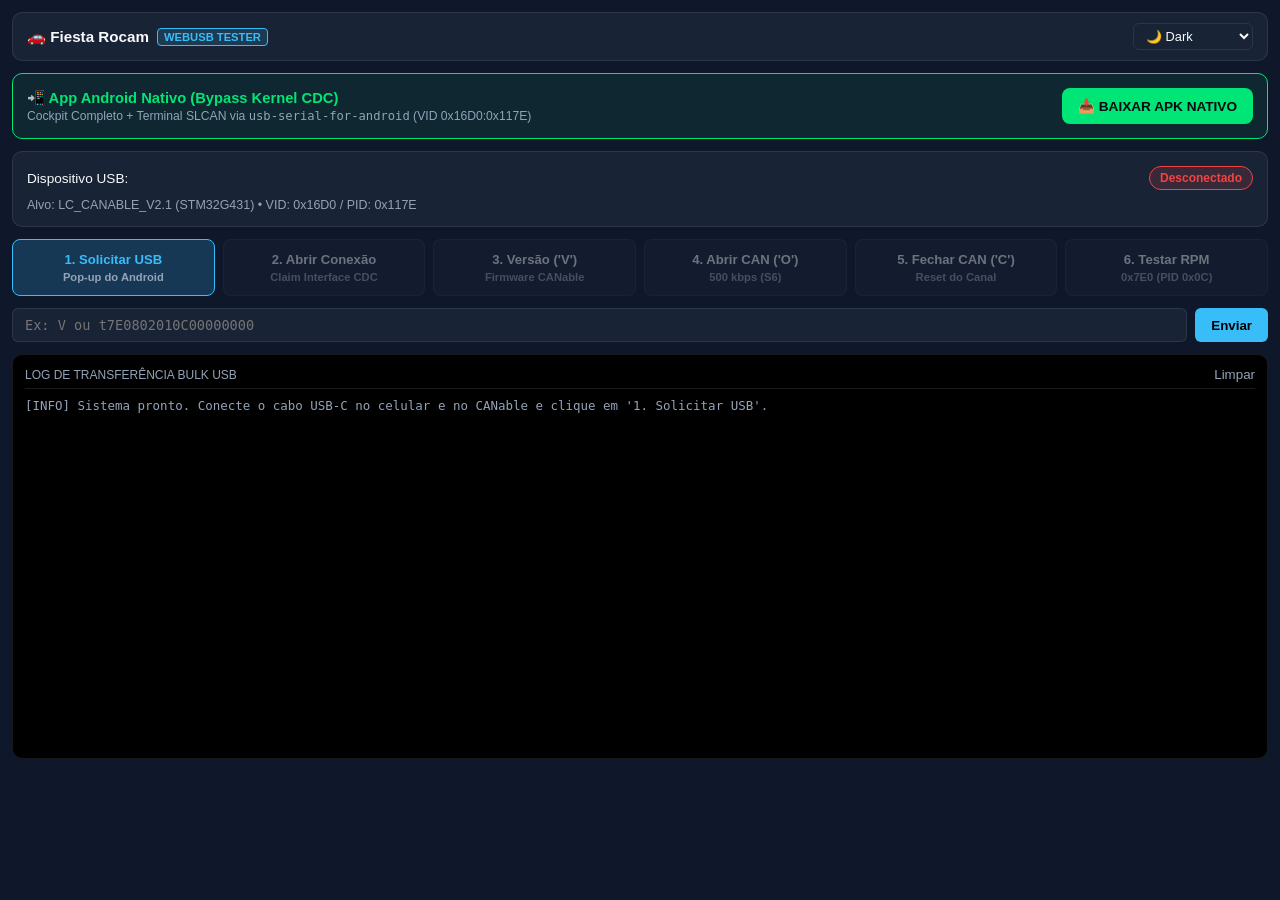
<file: Integracao_Celular_WebUSB/Teste_WebUSB_CANable.html>
<!DOCTYPE html>
<html lang="pt-BR" data-theme="dark">
<head>
  <meta charset="UTF-8">
  <meta name="viewport" content="width=device-width, initial-scale=1.0, maximum-scale=1.0, user-scalable=no">
  <title>Teste WebUSB • CANable & Android</title>
  <style>
    :root {
      --bg: #0f172a;
      --card-bg: rgba(30, 41, 59, 0.75);
      --border: rgba(148, 163, 184, 0.15);
      --text: #f8fafc;
      --text-muted: #94a3b8;
      --accent: #38bdf8;
      --accent-rgb: 56, 189, 248;
      --real: #00e676;
      --estimado: #ffb300;
      --danger: #ef4444;
      --font-mono: ui-monospace, SFMono-Regular, Menlo, Monaco, Consolas, monospace;
      --font-sans: -apple-system, BlinkMacSystemFont, "Segoe UI", Roboto, Helvetica, Arial, sans-serif;
    }

    html[data-theme="light"] {
      --bg: #f8fafc;
      --card-bg: rgba(255, 255, 255, 0.95);
      --border: rgba(100, 116, 139, 0.2);
      --text: #0f172a;
      --text-muted: #64748b;
      --accent: #0284c7;
      --accent-rgb: 2, 132, 199;
      --real: #059669;
      --estimado: #d97706;
      --danger: #dc2626;
    }

    html[data-theme="campbell"] {
      --bg: #0c0c0c;
      --card-bg: #1f1f1f;
      --border: #3a3a3a;
      --text: #cccccc;
      --text-muted: #767676;
      --accent: #3b78ff;
      --accent-rgb: 59, 120, 255;
      --real: #16c60c;
      --estimado: #f9f1a5;
      --danger: #e74856;
    }

    html[data-theme="monokai"] {
      --bg: #272822;
      --card-bg: #3e3d32;
      --border: #49483e;
      --text: #f8f8f2;
      --text-muted: #75715e;
      --accent: #66d9ef;
      --accent-rgb: 102, 217, 239;
      --real: #a6e22e;
      --estimado: #e6db74;
      --danger: #f92672;
    }

    html[data-theme="cyberpunk"] {
      --bg: #05050a;
      --card-bg: #120b24;
      --border: #ff007f;
      --text: #00f0ff;
      --text-muted: #a700ff;
      --accent: #ffe600;
      --accent-rgb: 255, 230, 0;
      --real: #00ff66;
      --estimado: #ffaa00;
      --danger: #ff0055;
    }

    * { box-sizing: border-box; margin: 0; padding: 0; }
    body {
      background: var(--bg);
      color: var(--text);
      font-family: var(--font-sans);
      min-height: 100vh;
      padding: 12px;
      display: flex;
      flex-direction: column;
      gap: 12px;
    }

    /* Top Bar */
    header {
      display: flex;
      justify-content: space-between;
      align-items: center;
      padding: 10px 14px;
      background: var(--card-bg);
      border: 1px solid var(--border);
      border-radius: 10px;
    }

    .brand {
      display: flex;
      align-items: center;
      gap: 8px;
      font-size: 0.95rem;
      font-weight: 700;
    }

    .badge-target {
      font-size: 0.7rem;
      background: rgba(var(--accent-rgb), 0.15);
      color: var(--accent);
      border: 1px solid var(--accent);
      padding: 2px 6px;
      border-radius: 4px;
      text-transform: uppercase;
      font-weight: 800;
    }

    .controls-top {
      display: flex;
      align-items: center;
      gap: 8px;
    }

    select.theme-select {
      background: transparent;
      color: var(--text);
      border: 1px solid var(--border);
      padding: 4px 8px;
      border-radius: 6px;
      font-size: 0.8rem;
    }

    /* Status Card */
    .status-card {
      background: var(--card-bg);
      border: 1px solid var(--border);
      border-radius: 10px;
      padding: 14px;
      display: flex;
      flex-direction: column;
      gap: 8px;
    }

    .status-row {
      display: flex;
      justify-content: space-between;
      align-items: center;
      font-size: 0.85rem;
    }

    .status-pill {
      display: inline-flex;
      align-items: center;
      gap: 6px;
      padding: 4px 10px;
      border-radius: 20px;
      font-size: 0.75rem;
      font-weight: 700;
      background: rgba(239, 68, 68, 0.15);
      color: var(--danger);
      border: 1px solid var(--danger);
    }

    .status-pill.connected {
      background: rgba(0, 230, 118, 0.15);
      color: var(--real);
      border-color: var(--real);
    }

    .status-pill.pending {
      background: rgba(255, 179, 0, 0.15);
      color: var(--estimado);
      border-color: var(--estimado);
    }

    /* Action Grid */
    .grid-actions {
      display: grid;
      grid-template-columns: repeat(auto-fit, minmax(140px, 1fr));
      gap: 8px;
    }

    button.btn-action {
      background: var(--card-bg);
      color: var(--text);
      border: 1px solid var(--border);
      border-radius: 8px;
      padding: 12px 10px;
      font-size: 0.82rem;
      font-weight: 600;
      cursor: pointer;
      display: flex;
      flex-direction: column;
      align-items: center;
      justify-content: center;
      gap: 4px;
      text-align: center;
      transition: all 0.2s ease;
    }

    button.btn-action:hover:not(:disabled) {
      border-color: var(--accent);
      background: rgba(var(--accent-rgb), 0.1);
    }

    button.btn-action:disabled {
      opacity: 0.4;
      cursor: not-allowed;
    }

    button.btn-primary {
      background: rgba(var(--accent-rgb), 0.2);
      border-color: var(--accent);
      color: var(--accent);
    }

    /* Terminal Console */
    .terminal-container {
      flex: 1;
      background: #000;
      border: 1px solid var(--border);
      border-radius: 10px;
      padding: 12px;
      display: flex;
      flex-direction: column;
      gap: 8px;
      min-height: 250px;
      max-height: 45vh;
    }

    .terminal-header {
      display: flex;
      justify-content: space-between;
      align-items: center;
      font-size: 0.75rem;
      color: var(--text-muted);
      border-bottom: 1px solid rgba(255, 255, 255, 0.1);
      padding-bottom: 6px;
    }

    .terminal-body {
      flex: 1;
      overflow-y: auto;
      font-family: var(--font-mono);
      font-size: 0.78rem;
      line-height: 1.4;
      display: flex;
      flex-direction: column;
      gap: 4px;
    }

    .log-line { word-break: break-all; }
    .log-info { color: #94a3b8; }
    .log-tx { color: #38bdf8; }
    .log-rx { color: #00e676; }
    .log-warn { color: #ffb300; }
    .log-err { color: #ef4444; }

    /* Custom Command */
    .custom-cmd-bar {
      display: flex;
      gap: 8px;
    }

    .custom-cmd-bar input {
      flex: 1;
      background: var(--card-bg);
      border: 1px solid var(--border);
      color: var(--text);
      padding: 8px 12px;
      border-radius: 6px;
      font-family: var(--font-mono);
      font-size: 0.85rem;
    }

    .custom-cmd-bar button {
      background: var(--accent);
      color: #000;
      border: none;
      padding: 8px 16px;
      border-radius: 6px;
      font-weight: 700;
      cursor: pointer;
    }
  </style>
</head>
<body>

  <header>
    <div class="brand">
      <span>🚗 Fiesta Rocam</span>
      <span class="badge-target">WebUSB Tester</span>
    </div>
    <div class="controls-top">
      <select class="theme-select" id="themeSelect" aria-label="Seletor de tema">
        <option value="dark">🌙 Dark</option>
        <option value="light">☀️ Light</option>
        <option value="campbell">💻 Campbell</option>
        <option value="monokai">🎨 Monokai</option>
        <option value="cyberpunk">⚡ Cyberpunk</option>
      </select>
    </div>
  </header>

  <div class="status-card" style="border-color: var(--real); background: rgba(0, 230, 118, 0.08);">
    <div style="display: flex; justify-content: space-between; align-items: center; gap: 10px; flex-wrap: wrap;">
      <div>
        <div style="font-weight: 800; color: var(--real); font-size: 0.92rem;">📲 App Android Nativo (Bypass Kernel CDC)</div>
        <div style="color: var(--text-muted); font-size: 0.76rem; margin-top: 2px;">Cockpit Completo + Terminal SLCAN via <code>usb-serial-for-android</code> (VID 0x16D0:0x117E)</div>
      </div>
      <a href="https://github.com/davidpeiram/david-dvd-serial/raw/main/apk/Fiesta_Cockpit_USB.apk" download="Fiesta_Cockpit_USB.apk" style="background: var(--real); color: #050811; font-weight: 800; text-decoration: none; padding: 10px 16px; border-radius: 8px; font-size: 0.85rem; white-space: nowrap;">📥 BAIXAR APK NATIVO</a>
    </div>
  </div>

  <div class="status-card">
    <div class="status-row">
      <span>Dispositivo USB:</span>
      <span id="usbStatusPill" class="status-pill">Desconectado</span>
    </div>
    <div class="status-row">
      <span style="color: var(--text-muted); font-size: 0.78rem;">Alvo: LC_CANABLE_V2.1 (STM32G431) • VID: 0x16D0 / PID: 0x117E</span>
    </div>
  </div>

  <div class="grid-actions">
    <button class="btn-action btn-primary" id="btnRequestUsb">
      <strong>1. Solicitar USB</strong>
      <span style="font-size: 0.7rem; color: var(--text-muted);">Pop-up do Android</span>
    </button>
    <button class="btn-action" id="btnOpenClaim" disabled>
      <strong>2. Abrir Conexão</strong>
      <span style="font-size: 0.7rem; color: var(--text-muted);">Claim Interface CDC</span>
    </button>
    <button class="btn-action" id="btnCheckVer" disabled>
      <strong>3. Versão ('V')</strong>
      <span style="font-size: 0.7rem; color: var(--text-muted);">Firmware CANable</span>
    </button>
    <button class="btn-action" id="btnOpenCan" disabled>
      <strong>4. Abrir CAN ('O')</strong>
      <span style="font-size: 0.7rem; color: var(--text-muted);">500 kbps (S6)</span>
    </button>
    <button class="btn-action" id="btnCloseCan" disabled>
      <strong>5. Fechar CAN ('C')</strong>
      <span style="font-size: 0.7rem; color: var(--text-muted);">Reset do Canal</span>
    </button>
    <button class="btn-action" id="btnQueryRpm" disabled>
      <strong>6. Testar RPM</strong>
      <span style="font-size: 0.7rem; color: var(--text-muted);">0x7E0 (PID 0x0C)</span>
    </button>
  </div>

  <div class="custom-cmd-bar">
    <input type="text" id="customInput" placeholder="Ex: V ou t7E0802010C00000000" disabled>
    <button id="btnSendCustom" disabled>Enviar</button>
  </div>

  <div class="terminal-container">
    <div class="terminal-header">
      <span>LOG DE TRANSFERÊNCIA BULK USB</span>
      <button id="btnClearLog" style="background:none; border:none; color:var(--text-muted); cursor:pointer;">Limpar</button>
    </div>
    <div class="terminal-body" id="termBody">
      <div class="log-line log-info">[INFO] Sistema pronto. Conecte o cabo USB-C no celular e no CANable e clique em '1. Solicitar USB'.</div>
    </div>
  </div>

  <script>
    // --- Gerenciador de Tema ---
    const themeSelect = document.getElementById('themeSelect');
    const savedTheme = localStorage.getItem('fiesta_webusb_theme') || 'dark';
    document.documentElement.setAttribute('data-theme', savedTheme);
    themeSelect.value = savedTheme;
    themeSelect.addEventListener('change', (e) => {
      document.documentElement.setAttribute('data-theme', e.target.value);
      localStorage.setItem('fiesta_webusb_theme', e.target.value);
    });

    // --- Utilitários de Log ---
    const termBody = document.getElementById('termBody');
    function log(msg, type = 'info') {
      const line = document.createElement('div');
      line.className = `log-line log-${type}`;
      const time = new Date().toLocaleTimeString();
      line.textContent = `[${time}] ${msg}`;
      termBody.appendChild(line);
      termBody.scrollTop = termBody.scrollHeight;
    }
    document.getElementById('btnClearLog').addEventListener('click', () => {
      termBody.innerHTML = '';
      log('Log limpo.', 'info');
    });

    // --- Estado do WebUSB ---
    let usbDevice = null;
    let endpointIn = null;
    let endpointOut = null;
    let isReading = false;

    const btnRequestUsb = document.getElementById('btnRequestUsb');
    const btnOpenClaim = document.getElementById('btnOpenClaim');
    const btnCheckVer = document.getElementById('btnCheckVer');
    const btnOpenCan = document.getElementById('btnOpenCan');
    const btnCloseCan = document.getElementById('btnCloseCan');
    const btnQueryRpm = document.getElementById('btnQueryRpm');
    const customInput = document.getElementById('customInput');
    const btnSendCustom = document.getElementById('btnSendCustom');
    const usbStatusPill = document.getElementById('usbStatusPill');

    // 1. Solicitar Dispositivo USB
    btnRequestUsb.addEventListener('click', async () => {
      if (!('usb' in navigator)) {
        log('ERRO: Seu navegador não suporta WebUSB! Utilize o Google Chrome no Android.', 'err');
        return;
      }

      try {
        log('Abrindo seletor nativo do Android...', 'info');
        // Filtros pelos VIDs oficiais: CANable V2.1 (0x16D0:0x117E), V1 (0x1D50:0x606F) e STM32 (0x0483)
        usbDevice = await navigator.usb.requestDevice({
          filters: [
            { vendorId: 0x16d0, productId: 0x117e },
            { vendorId: 0x16d0 },
            { vendorId: 0x1d50, productId: 0x606f },
            { vendorId: 0x1d50 },
            { vendorId: 0x0483 }
          ]
        });

        log(`Dispositivo selecionado: ${usbDevice.productName || 'CANable'} (VID: 0x${usbDevice.vendorId.toString(16)}, PID: 0x${usbDevice.productId.toString(16)})`, 'rx');
        usbStatusPill.textContent = 'Selecionado';
        usbStatusPill.className = 'status-pill pending';
        btnOpenClaim.disabled = false;
      } catch (err) {
        log(`Seleção cancelada ou falha: ${err.message}`, 'warn');
      }
    });

    // 2. Abrir Conexão e Fazer Claim da Interface
    btnOpenClaim.addEventListener('click', async () => {
      if (!usbDevice) return;

      try {
        log('Tentando abrir conexão com o dispositivo...', 'info');
        await usbDevice.open();
        
        log(`Configurações disponíveis: ${usbDevice.configurations.length}`, 'info');
        await usbDevice.selectConfiguration(1);

        // Localiza interface CDC de dados com endpoints IN e OUT
        let targetInterface = null;
        for (const iface of usbDevice.configuration.interfaces) {
          for (const alt of iface.alternates) {
            const hasIn = alt.endpoints.some(e => e.direction === 'in' && e.type === 'bulk');
            const hasOut = alt.endpoints.some(e => e.direction === 'out' && e.type === 'bulk');
            if (hasIn && hasOut) {
              targetInterface = iface;
              endpointIn = alt.endpoints.find(e => e.direction === 'in');
              endpointOut = alt.endpoints.find(e => e.direction === 'out');
              break;
            }
          }
          if (targetInterface) break;
        }

        const ifaceNum = targetInterface ? targetInterface.interfaceNumber : 0;
        log(`Reivindicando interface #${ifaceNum}...`, 'info');
        await usbDevice.claimInterface(ifaceNum);

        log(`Interface #${ifaceNum} reivindicada com sucesso! Endpoints: IN=#${endpointIn.endpointNumber}, OUT=#${endpointOut.endpointNumber}`, 'rx');
        usbStatusPill.textContent = 'Conectado (USB)';
        usbStatusPill.className = 'status-pill connected';

        // Habilita controles
        btnCheckVer.disabled = false;
        btnOpenCan.disabled = false;
        btnCloseCan.disabled = false;
        btnQueryRpm.disabled = false;
        customInput.disabled = false;
        btnSendCustom.disabled = false;

        // Inicia loop de leitura contínua
        startReading();
      } catch (err) {
        log(`FALHA AO ABRIR INTERFACE: ${err.message}`, 'err');
        if (err.message.includes('claimInterface') || err.message.includes('SecurityError')) {
          log('ALERTA: O kernel do Android assumiu o driver CDC antes do Chrome. Considere usar o contêiner APK nativo com usb-serial-for-android.', 'warn');
        }
      }
    });

    // Enviar string ASCII pelo endpoint OUT
    async function sendString(str) {
      if (!usbDevice || !endpointOut) return;
      try {
        const fullStr = str.endsWith('\r') ? str : (str + '\r');
        const encoder = new TextEncoder();
        const data = encoder.encode(fullStr);
        log(`TX -> ${fullStr.trim()}`, 'tx');
        await usbDevice.transferOut(endpointOut.endpointNumber, data);
      } catch (err) {
        log(`Erro ao transmitir TX: ${err.message}`, 'err');
      }
    }

    // Leitura contínua pelo endpoint IN
    async function startReading() {
      if (isReading || !usbDevice || !endpointIn) return;
      isReading = true;
      const decoder = new TextDecoder();

      while (isReading && usbDevice.opened) {
        try {
          const result = await usbDevice.transferIn(endpointIn.endpointNumber, 64);
          if (result.data && result.data.byteLength > 0) {
            const text = decoder.decode(result.data);
            log(`RX <- ${text.trim()}`, 'rx');
          }
        } catch (err) {
          if (isReading) {
            log(`Interrupção na leitura RX: ${err.message}`, 'warn');
          }
          break;
        }
      }
      isReading = false;
    }

    // Comandos Predefinidos
    btnCheckVer.addEventListener('click', () => sendString('V'));
    btnOpenCan.addEventListener('click', async () => {
      await sendString('C'); // Fecha canal antes
      await sendString('S6'); // 500 kbps
      await sendString('O');  // Abre canal
    });
    btnCloseCan.addEventListener('click', () => sendString('C'));
    btnQueryRpm.addEventListener('click', () => sendString('t7E0802010C00000000'));

    btnSendCustom.addEventListener('click', () => {
      const val = customInput.value.trim();
      if (val) {
        sendString(val);
        customInput.value = '';
      }
    });
    customInput.addEventListener('keydown', (e) => {
      if (e.key === 'Enter') btnSendCustom.click();
    });
  </script>
</body>
</html>
</file>
<file: static/css/dashboard.css>
:root {
  --bg-primary: #080a10;
  --bg-surface: #0f1420;
  --bg-card: #141b29;
  --accent-cyan: #00d2ff;
  --accent-blue: #2575fc;
  --accent-red: #ff3366;
  --accent-orange: #ff9900;
  --accent-green: #00e676;
  --text-main: #f0f4f8;
  --text-muted: #829ab1;
  --border-color: #1f2a3f;
}

* {
  margin: 0;
  padding: 0;
  box-sizing: border-box;
}

body {
  font-family: 'Segoe UI', -apple-system, BlinkMacSystemFont, Roboto, sans-serif;
  background-color: var(--bg-primary);
  color: var(--text-main);
  min-height: 100vh;
  display: flex;
  flex-direction: column;
  overflow-x: hidden;
  user-select: none;
}

/* Header & Status Bar */
.top-bar {
  display: flex;
  justify-content: space-between;
  align-items: center;
  padding: 10px 24px;
  background-color: rgba(15, 20, 32, 0.95);
  backdrop-filter: blur(10px);
  border-bottom: 1px solid var(--border-color);
  z-index: 100;
}

.brand-section {
  display: flex;
  align-items: center;
  gap: 12px;
}

.brand-badge {
  background: linear-gradient(135deg, #10419c, #0080ff);
  color: #fff;
  font-weight: 900;
  font-size: 11px;
  letter-spacing: 2px;
  padding: 4px 12px;
  border-radius: 4px;
  text-transform: uppercase;
}

.car-title {
  font-size: 15px;
  font-weight: 600;
  letter-spacing: 0.5px;
  color: #d9e2ec;
}

.top-center-clock {
  font-family: 'Courier New', Courier, monospace;
  font-size: 18px;
  font-weight: 700;
  color: #bcccdc;
  letter-spacing: 2px;
}

.status-section {
  display: flex;
  align-items: center;
  gap: 12px;
}

.mil-badge {
  display: flex;
  align-items: center;
  gap: 6px;
  font-size: 11px;
  font-weight: 700;
  padding: 4px 10px;
  border-radius: 12px;
  text-transform: uppercase;
  letter-spacing: 0.5px;
  transition: all 0.3s ease;
}

.mil-ok {
  color: #00e676;
  background-color: rgba(0, 230, 118, 0.12);
  border: 1px solid rgba(0, 230, 118, 0.35);
}

.ac-badge {
  display: flex;
  align-items: center;
  gap: 6px;
  font-size: 11px;
  font-weight: 700;
  padding: 4px 10px;
  border-radius: 12px;
  text-transform: uppercase;
  letter-spacing: 0.5px;
  transition: all 0.3s ease;
}

.ac-on {
  color: #00d2ff;
  background-color: rgba(0, 210, 255, 0.15);
  border: 1px solid rgba(0, 210, 255, 0.45);
  box-shadow: 0 0 10px rgba(0, 210, 255, 0.25);
  animation: pulse-ac 2s infinite ease-in-out;
}

.ac-off {
  color: #627d98;
  background-color: rgba(98, 125, 152, 0.12);
  border: 1px solid rgba(98, 125, 152, 0.25);
}

@keyframes pulse-ac {
  0%, 100% { opacity: 1; }
  50% { opacity: 0.75; }
}

.mil-alert {
  color: #ff9900;
  background-color: rgba(255, 153, 0, 0.2);
  border: 1px solid rgba(255, 153, 0, 0.6);
  animation: pulse-mil 1.5s infinite;
}

@keyframes pulse-mil {
  0% { box-shadow: 0 0 4px rgba(255, 153, 0, 0.4); }
  50% { box-shadow: 0 0 14px rgba(255, 153, 0, 0.9); }
  100% { box-shadow: 0 0 4px rgba(255, 153, 0, 0.4); }
}

.connection-badge {
  font-size: 11px;
  font-weight: 600;
  color: var(--accent-cyan);
  background-color: rgba(0, 210, 255, 0.1);
  border: 1px solid rgba(0, 210, 255, 0.3);
  padding: 4px 10px;
  border-radius: 12px;
  text-transform: uppercase;
  letter-spacing: 0.5px;
}

.btn-fullscreen {
  background-color: #1a2233;
  color: var(--text-main);
  border: 1px solid var(--border-color);
  padding: 5px 10px;
  border-radius: 6px;
  font-size: 12px;
  cursor: pointer;
  transition: all 0.2s ease;
}

.btn-fullscreen:hover {
  background-color: var(--accent-blue);
  color: #fff;
}

.status-pill {
  display: flex;
  align-items: center;
  gap: 8px;
  font-size: 12px;
  font-weight: 600;
  padding: 4px 12px;
  border-radius: 20px;
  background-color: rgba(0, 0, 0, 0.5);
  border: 1px solid var(--border-color);
}

.status-dot {
  width: 8px;
  height: 8px;
  border-radius: 50%;
  background-color: #ff3366;
  box-shadow: 0 0 8px #ff3366;
  transition: all 0.3s ease;
}

.status-dot.online {
  background-color: var(--accent-green);
  box-shadow: 0 0 10px var(--accent-green);
}

.status-dot.waiting {
  background-color: #ffb300;
  box-shadow: 0 0 10px #ffb300;
}

.status-dot.demo {
  background-color: #00d2ff;
  box-shadow: 0 0 10px #00d2ff;
}

.status-dot.offline {
  background-color: #ff3366;
  box-shadow: 0 0 8px #ff3366;
}

.stale-indicator {
  opacity: 0.45 !important;
  transition: opacity 0.3s ease;
}

/* Container do Painel */
.cluster-container {
  flex: 1;
  max-width: 1400px;
  width: 100%;
  margin: 0 auto;
  padding: 16px 20px;
  display: flex;
  flex-direction: column;
  gap: 16px;
  justify-content: space-between;
}

/* Cockpit Principal (Instrument Cluster) */
.main-cluster {
  display: grid;
  grid-template-columns: 1fr 280px 1fr;
  align-items: center;
  gap: 20px;
  background: radial-gradient(ellipse at center, #131b2a 0%, #0b0f17 100%);
  border: 1px solid var(--border-color);
  border-radius: 20px;
  padding: 24px;
  box-shadow: 0 16px 40px rgba(0, 0, 0, 0.6);
  position: relative;
}

.gauge-box {
  display: flex;
  flex-direction: column;
  align-items: center;
  justify-content: center;
  position: relative;
}

.gauge-canvas {
  width: 100%;
  max-width: 360px;
  height: auto;
  aspect-ratio: 1 / 1;
}

.gauge-center-text {
  position: absolute;
  top: 56%;
  left: 50%;
  transform: translate(-50%, -50%);
  text-align: center;
  pointer-events: none;
}

.gauge-val {
  font-family: 'Courier New', Courier, monospace, sans-serif;
  font-size: 44px;
  font-weight: 800;
  color: #fff;
  letter-spacing: -1px;
}

.gauge-unit {
  font-size: 13px;
  font-weight: 700;
  color: var(--text-muted);
  text-transform: uppercase;
  letter-spacing: 1.5px;
}

/* Centro do Painel: Marcha + Computador de Bordo */
.center-infocenter {
  display: flex;
  flex-direction: column;
  align-items: center;
  gap: 14px;
  z-index: 10;
}

/* Display da Marcha Estilo Motorsport */
.gear-display-box {
  display: flex;
  flex-direction: column;
  align-items: center;
  justify-content: center;
  padding: 14px 28px;
  background: radial-gradient(circle, #1a2436 0%, #0a0e16 100%);
  border: 2px solid var(--accent-cyan);
  border-radius: 18px;
  box-shadow: 0 0 25px rgba(0, 210, 255, 0.3);
  min-width: 130px;
}

.gear-label {
  font-size: 11px;
  font-weight: 800;
  letter-spacing: 3px;
  color: var(--text-muted);
  text-transform: uppercase;
}

.gear-number {
  font-family: 'Courier New', Courier, monospace;
  font-size: 72px;
  font-weight: 900;
  color: #ffffff;
  text-shadow: 0 0 20px rgba(0, 210, 255, 0.9);
  line-height: 1;
  margin: 2px 0;
}

.gear-subtext {
  font-size: 10px;
  font-weight: 700;
  color: var(--accent-cyan);
  letter-spacing: 1px;
}

/* Card Central de Consumo Instantâneo */
.consumption-hero-box {
  background-color: rgba(18, 24, 38, 0.85);
  border: 1px solid var(--border-color);
  border-radius: 12px;
  padding: 10px 16px;
  width: 100%;
  display: flex;
  flex-direction: column;
  align-items: center;
  gap: 4px;
}

.hero-label {
  font-size: 10px;
  font-weight: 700;
  letter-spacing: 1.5px;
  color: var(--text-muted);
  text-transform: uppercase;
}

.hero-value-wrap {
  display: flex;
  align-items: baseline;
  gap: 6px;
}

.hero-value {
  font-family: 'Courier New', Courier, monospace;
  font-size: 28px;
  font-weight: 800;
  color: #00e676;
}

.hero-unit {
  font-size: 12px;
  font-weight: 700;
  color: var(--text-muted);
}

/* Trip Computer Bar */
.trip-summary-bar {
  display: grid;
  grid-template-columns: repeat(2, 1fr);
  gap: 6px;
  width: 100%;
}

.trip-summary-sub {
  display: grid;
  grid-template-columns: repeat(3, 1fr);
  gap: 6px;
  width: 100%;
}

.trip-chip {
  background-color: rgba(0, 0, 0, 0.35);
  border: 1px solid var(--border-color);
  border-radius: 8px;
  padding: 5px 6px;
  text-align: center;
}

.trip-chip-label {
  font-size: 9px;
  color: var(--text-muted);
  font-weight: 700;
  text-transform: uppercase;
  letter-spacing: 0.5px;
}

.trip-chip-val {
  font-family: 'Courier New', Courier, monospace;
  font-size: 13px;
  font-weight: 700;
  color: #f0f4f8;
}

/* Barra de Ações de Viagem & Gravação de Log */
.trip-actions-bar {
  display: flex;
  gap: 6px;
  width: 100%;
  margin-top: 4px;
}

.btn-trip {
  flex: 1;
  display: flex;
  align-items: center;
  justify-content: center;
  gap: 6px;
  padding: 7px 8px;
  border-radius: 8px;
  font-size: 11px;
  font-weight: 700;
  cursor: pointer;
  border: 1px solid var(--border-color);
  background-color: #161f30;
  color: var(--text-main);
  transition: all 0.2s ease;
  user-select: none;
}

.btn-trip:hover {
  background-color: #1f2a3f;
  border-color: var(--accent-cyan);
}

.btn-record {
  background: linear-gradient(135deg, rgba(255, 51, 102, 0.12), rgba(255, 51, 102, 0.04));
  border-color: rgba(255, 51, 102, 0.4);
  color: #ff3366;
}

.btn-record.recording {
  background: linear-gradient(135deg, #ff3366, #ff0033);
  color: #ffffff;
  border-color: #ff3366;
  animation: recPulse 1.2s infinite alternate;
}

.rec-dot {
  width: 8px;
  height: 8px;
  border-radius: 50%;
  background-color: #ff3366;
  display: inline-block;
}

.btn-record.recording .rec-dot {
  background-color: #ffffff;
  box-shadow: 0 0 8px #ffffff;
}

@keyframes recPulse {
  0% { box-shadow: 0 0 4px rgba(255, 51, 102, 0.5); }
  100% { box-shadow: 0 0 16px rgba(255, 51, 102, 0.9); }
}

/* Modais de Resumo e Logs */
.modal-overlay {
  position: fixed;
  top: 0;
  left: 0;
  width: 100vw;
  height: 100vh;
  background: rgba(0, 0, 0, 0.8);
  backdrop-filter: blur(8px);
  display: none;
  align-items: center;
  justify-content: center;
  z-index: 1000;
}

.modal-overlay.active {
  display: flex;
}

.modal-card {
  background: #111827;
  border: 1px solid var(--border-color);
  border-radius: 16px;
  padding: 24px;
  max-width: 520px;
  width: 92%;
  box-shadow: 0 15px 50px rgba(0, 0, 0, 0.9);
  color: #f0f4f8;
}

.modal-header {
  display: flex;
  justify-content: space-between;
  align-items: center;
  border-bottom: 1px solid var(--border-color);
  padding-bottom: 12px;
  margin-bottom: 16px;
}

.modal-title {
  font-size: 16px;
  font-weight: 800;
  letter-spacing: 0.5px;
  color: #00d2ff;
}

.modal-close-btn {
  background: none;
  border: none;
  color: #94a3b8;
  font-size: 20px;
  cursor: pointer;
}

.modal-close-btn:hover {
  color: #fff;
}

.trip-stats-grid {
  display: grid;
  grid-template-columns: 1fr 1fr;
  gap: 12px;
  margin-bottom: 20px;
}

.stat-item {
  background: rgba(0, 0, 0, 0.4);
  border: 1px solid rgba(255, 255, 255, 0.08);
  border-radius: 10px;
  padding: 10px 12px;
}

.stat-label {
  font-size: 11px;
  color: var(--text-muted);
  text-transform: uppercase;
  font-weight: 600;
}

.stat-val {
  font-size: 18px;
  font-weight: 800;
  font-family: 'Courier New', Courier, monospace;
  color: #f0f4f8;
  margin-top: 2px;
}

.modal-actions {
  display: flex;
  gap: 10px;
  justify-content: flex-end;
}

.btn-modal {
  padding: 8px 16px;
  border-radius: 8px;
  font-size: 12px;
  font-weight: 700;
  cursor: pointer;
  border: 1px solid var(--border-color);
}

.btn-modal-primary {
  background: linear-gradient(135deg, var(--accent-blue), var(--accent-cyan));
  color: #fff;
  border: none;
}

.btn-modal-secondary {
  background: #1f2937;
  color: #cbd5e1;
}

/* Grid de Sensores de Telemetria (Argon Dark Cockpit) */
.sensors-grid {
  display: grid;
  grid-template-columns: repeat(4, 1fr);
  gap: 12px;
}

.sensor-card {
  background-color: var(--bg-card);
  border: 1px solid var(--border-color);
  border-radius: 12px;
  padding: 14px 12px;
  display: flex;
  flex-direction: column;
  justify-content: space-between;
  transition: transform 0.15s ease, border-color 0.15s ease;
}

.sensor-card:hover {
  transform: translateY(-2px);
  border-color: rgba(0, 210, 255, 0.4);
}

.card-top {
  display: flex;
  justify-content: space-between;
  align-items: center;
  margin-bottom: 6px;
}

.card-tags {
  display: flex;
  align-items: center;
  gap: 6px;
}

.gear-header-wrap,
.hero-header-wrap {
  display: flex;
  align-items: center;
  gap: 8px;
}

.tag-meta {
  font-size: 8px;
  font-weight: 800;
  letter-spacing: 0.6px;
  text-transform: uppercase;
  padding: 2px 5px;
  border-radius: 4px;
  line-height: 1;
  display: inline-block;
  user-select: none;
}

.tag-real {
  color: #00e676;
  background: rgba(0, 230, 118, 0.12);
  border: 1px solid rgba(0, 230, 118, 0.35);
  box-shadow: 0 0 6px rgba(0, 230, 118, 0.15);
}

.tag-est {
  color: #ffb300;
  background: rgba(255, 179, 0, 0.12);
  border: 1px solid rgba(255, 179, 0, 0.40);
  box-shadow: 0 0 6px rgba(255, 179, 0, 0.15);
}

.chip-meta {
  font-size: 7.5px;
  font-weight: 800;
  letter-spacing: 0.5px;
  text-transform: uppercase;
  padding: 1px 4px;
  border-radius: 3px;
  margin-left: 4px;
  vertical-align: middle;
}

.card-title {
  font-size: 10px;
  font-weight: 700;
  text-transform: uppercase;
  color: var(--text-muted);
  letter-spacing: 0.8px;
}

.card-icon {
  font-size: 14px;
}

.card-num-box {
  display: flex;
  align-items: baseline;
  gap: 4px;
}

.card-num {
  font-size: 24px;
  font-weight: 800;
  color: #ffffff;
  font-family: 'Courier New', Courier, monospace;
}

.card-unit {
  font-size: 11px;
  font-weight: 600;
  color: var(--text-muted);
}

.card-sub {
  font-size: 10px;
  font-weight: 600;
  color: #718096;
  margin-top: 4px;
  letter-spacing: 0.3px;
}

.progress-bg {
  width: 100%;
  height: 4px;
  background-color: rgba(255, 255, 255, 0.08);
  border-radius: 2px;
  margin-top: 8px;
  overflow: hidden;
}

.progress-fill {
  height: 100%;
  width: 0%;
  border-radius: 2px;
  background: linear-gradient(90deg, var(--accent-blue), var(--accent-cyan));
  transition: width 0.2s ease;
}

/* Alertas de Temperatura do Zetec Rocam */
.temp-ok { color: var(--accent-green) !important; }
.temp-warm { color: var(--accent-orange) !important; }
.temp-crit { 
  color: var(--accent-red) !important; 
  animation: blinkAlert 0.8s infinite alternate;
}

@keyframes blinkAlert {
  0% { opacity: 1; }
  100% { opacity: 0.3; }
}

/* Responsividade para Tablets / Telas de TV Box / Displays Automotivos */
@media (max-width: 1024px) {
  .sensors-grid {
    grid-template-columns: repeat(3, 1fr);
  }
  .gauge-val {
    font-size: 38px;
  }
}

@media (max-width: 768px) {
  .main-cluster {
    grid-template-columns: 1fr;
    gap: 16px;
    padding: 16px;
  }
  .center-infocenter {
    order: -1;
  }
  .sensors-grid {
    grid-template-columns: repeat(2, 1fr);
  }
}
</file>
<file: Android_App_Fiesta/app/src/main/assets/dashboard.css>
/* ==========================================================================
   dashboard.css - Cockpit Automotivo Responsivo & Sistema de Temas (v2.3)
   Ford Fiesta Zetec Rocam 1.0 (Moto G24 Power & Lenovo Tab M11)
   ========================================================================== */

/* 1. PALETA DE TEMAS (5 Esquemas Oficiais AGENTS.md) */
:root, html[data-theme="dark"] {
  --bg-primary: #07090e;
  --bg-surface: #0e131f;
  --bg-card: #131a29;
  --bg-card-sub: #172133;
  --accent-cyan: #00d2ff;
  --accent-blue: #2575fc;
  --accent-red: #ff3366;
  --accent-orange: #ff9900;
  --accent-green: #00e676;
  --text-main: #f0f4f8;
  --text-muted: #829ab1;
  --border-color: #1e293b;
  --gauge-track: rgba(255, 255, 255, 0.08);
  --shift-normal: #00e676;
  --shift-mid: #00d2ff;
  --shift-warn: #ff9900;
  --shift-red: #ff3366;
}

html[data-theme="light"] {
  --bg-primary: #f1f5f9;
  --bg-surface: #ffffff;
  --bg-card: #ffffff;
  --bg-card-sub: #f8fafc;
  --accent-cyan: #0284c7;
  --accent-blue: #1d4ed8;
  --accent-red: #dc2626;
  --accent-orange: #d97706;
  --accent-green: #16a34a;
  --text-main: #0f172a;
  --text-muted: #64748b;
  --border-color: #cbd5e1;
  --gauge-track: rgba(0, 0, 0, 0.08);
  --shift-normal: #16a34a;
  --shift-mid: #0284c7;
  --shift-warn: #d97706;
  --shift-red: #dc2626;
}

html[data-theme="campbell"] {
  --bg-primary: #0c0c0c;
  --bg-surface: #141414;
  --bg-card: #1f1f1f;
  --bg-card-sub: #171717;
  --accent-cyan: #3b78ff;
  --accent-blue: #0037da;
  --accent-red: #e74856;
  --accent-orange: #c19c00;
  --accent-green: #13a10e;
  --text-main: #cccccc;
  --text-muted: #767676;
  --border-color: #333333;
  --gauge-track: rgba(255, 255, 255, 0.06);
  --shift-normal: #13a10e;
  --shift-mid: #3b78ff;
  --shift-warn: #c19c00;
  --shift-red: #e74856;
}

html[data-theme="monokai"] {
  --bg-primary: #1e1f1c;
  --bg-surface: #272822;
  --bg-card: #2d2e27;
  --bg-card-sub: #21221d;
  --accent-cyan: #66d9ef;
  --accent-blue: #ae81ff;
  --accent-red: #f92672;
  --accent-orange: #fd971f;
  --accent-green: #a6e22e;
  --text-main: #f8f8f2;
  --text-muted: #75715e;
  --border-color: #49483e;
  --gauge-track: rgba(255, 255, 255, 0.06);
  --shift-normal: #a6e22e;
  --shift-mid: #66d9ef;
  --shift-warn: #fd971f;
  --shift-red: #f92672;
}

html[data-theme="cyberpunk"] {
  --bg-primary: #05050a;
  --bg-surface: #0a0a16;
  --bg-card: #0f0f24;
  --bg-card-sub: #15152a;
  --accent-cyan: #00f0ff;
  --accent-blue: #0077ff;
  --accent-red: #ff0055;
  --accent-orange: #ffb700;
  --accent-green: #00ff66;
  --text-main: #f0f0ff;
  --text-muted: #8080b3;
  --border-color: #26264d;
  --gauge-track: rgba(0, 240, 255, 0.08);
  --shift-normal: #00ff66;
  --shift-mid: #00f0ff;
  --shift-warn: #ffb700;
  --shift-red: #ff0055;
}

/* 2. RESET E ESTRUTURA GERAL */
* {
  margin: 0;
  padding: 0;
  box-sizing: border-box;
}

body {
  font-family: 'Segoe UI', -apple-system, BlinkMacSystemFont, Roboto, sans-serif;
  background-color: var(--bg-primary);
  color: var(--text-main);
  min-height: 100vh;
  display: flex;
  flex-direction: column;
  overflow-x: hidden;
  user-select: none;
}

/* 3. HEADER COMPACTO & SELETOR DE ABAS */
.top-bar {
  display: flex;
  justify-content: space-between;
  align-items: center;
  padding: 5px 10px;
  background-color: var(--bg-surface);
  border-bottom: 1px solid var(--border-color);
  z-index: 100;
  gap: 6px;
  flex-wrap: wrap;
}

.brand-section {
  display: flex;
  align-items: center;
  gap: 8px;
}

.brand-badge {
  background: linear-gradient(135deg, #10419c, #0080ff);
  color: #fff;
  font-weight: 900;
  font-size: 10px;
  letter-spacing: 1.5px;
  padding: 3px 8px;
  border-radius: 4px;
  text-transform: uppercase;
}

.car-title {
  font-size: 13px;
  font-weight: 600;
  color: var(--text-main);
  white-space: nowrap;
}

/* Abas de Navegação Superiores */
.nav-tabs-bar {
  display: flex;
  align-items: center;
  gap: 4px;
  background: var(--bg-card-sub);
  padding: 2px 4px;
  border-radius: 6px;
  border: 1px solid var(--border-color);
}

.tab-btn {
  background: transparent;
  color: var(--text-muted);
  border: none;
  border-radius: 4px;
  padding: 4px 10px;
  font-size: 11px;
  font-weight: 700;
  cursor: pointer;
  transition: all 0.2s ease;
  display: flex;
  align-items: center;
  gap: 4px;
}

.tab-btn.active {
  background: var(--accent-cyan);
  color: #000;
}

.status-section {
  display: flex;
  align-items: center;
  gap: 6px;
}

.connection-badge {
  font-size: 10px;
  font-weight: 700;
  padding: 3px 7px;
  border-radius: 6px;
  background: rgba(0, 210, 255, 0.12);
  color: var(--accent-cyan);
  border: 1px solid rgba(0, 210, 255, 0.3);
  white-space: nowrap;
}

.mil-badge {
  display: flex;
  align-items: center;
  gap: 4px;
  font-size: 10px;
  font-weight: 700;
  padding: 3px 7px;
  border-radius: 6px;
  text-transform: uppercase;
}

.mil-ok {
  color: var(--accent-green);
  background: rgba(0, 230, 118, 0.12);
  border: 1px solid rgba(0, 230, 118, 0.3);
}

.theme-select-top {
  background: var(--bg-card);
  color: var(--text-main);
  border: 1px solid var(--border-color);
  border-radius: 4px;
  padding: 3px 6px;
  font-size: 10.5px;
  font-weight: 700;
  outline: none;
  cursor: pointer;
}

.btn-ctrl-compact {
  background: var(--bg-card);
  color: var(--accent-cyan);
  border: 1px solid var(--border-color);
  border-radius: 4px;
  padding: 3px 7px;
  font-size: 10px;
  font-weight: 700;
  cursor: pointer;
}

.btn-ctrl-compact.active {
  background: var(--accent-green);
  color: #000;
  border-color: var(--accent-green);
}

.status-pill {
  display: flex;
  align-items: center;
  gap: 5px;
  font-size: 10px;
  font-weight: 700;
  color: var(--text-muted);
  white-space: nowrap;
  flex-shrink: 0;
}

.status-dot {
  width: 7px;
  height: 7px;
  border-radius: 50%;
  background-color: var(--accent-orange);
}

.status-dot.connected {
  background-color: var(--accent-green);
  box-shadow: 0 0 6px var(--accent-green);
}

/* 4. CONTAINER PRINCIPAL DO CLUSTER */
.cluster-container {
  flex: 1;
  display: flex;
  flex-direction: column;
  padding: 8px 12px;
  gap: 8px;
  max-width: 1400px;
  margin: 0 auto;
  width: 100%;
}

/* 5. COCKPIT DIGITAL COMPACTO (FIM DOS CÍRCULOS ANALÓGICOS NO CELULAR) */
.digital-cockpit-bar {
  background: var(--bg-surface);
  border: 1px solid var(--border-color);
  border-radius: 10px;
  padding: 8px 12px;
  display: flex;
  flex-direction: column;
  gap: 6px;
  box-shadow: 0 4px 14px rgba(0, 0, 0, 0.25);
}

/* Fita Horizontal Graduada de Shift Light / RPM */
.tacho-ribbon-wrap {
  width: 100%;
  display: flex;
  flex-direction: column;
  gap: 2px;
}

.tacho-header {
  display: flex;
  justify-content: space-between;
  align-items: center;
  font-size: 11px;
  font-weight: 700;
  color: var(--text-muted);
}

.tacho-digital-num {
  font-family: 'Courier New', Courier, monospace;
  font-size: 15px;
  font-weight: 900;
  color: var(--text-main);
}

.tacho-bar-track {
  width: 100%;
  height: 10px;
  background: var(--gauge-track);
  border-radius: 5px;
  overflow: hidden;
  position: relative;
  border: 1px solid var(--border-color);
}

.tacho-bar-fill {
  height: 100%;
  width: 0%;
  background: linear-gradient(90deg, var(--shift-normal) 0%, var(--shift-mid) 55%, var(--shift-warn) 80%, var(--shift-red) 100%);
  border-radius: 5px;
  transition: width 0.08s linear;
}

/* Painel Central Unificado: Velocidade + Marcha + Consumo + Trip */
.center-cockpit-unified {
  display: flex;
  justify-content: space-between;
  align-items: center;
  gap: 10px;
  flex-wrap: wrap;
}

.speed-digital-box {
  display: flex;
  align-items: baseline;
  gap: 4px;
}

.speed-huge-num {
  font-size: 44px;
  font-weight: 900;
  color: var(--accent-cyan);
  line-height: 1;
  font-family: 'Courier New', Courier, monospace;
}

.speed-unit {
  font-size: 12px;
  font-weight: 700;
  color: var(--text-muted);
}

/* Visor de Marcha Estilo Motorsport */
.gear-digital-box {
  background: var(--bg-card);
  border: 1px solid var(--border-color);
  border-radius: 8px;
  padding: 4px 14px;
  display: flex;
  flex-direction: column;
  align-items: center;
  min-width: 60px;
}

.gear-tag-label {
  font-size: 8.5px;
  font-weight: 800;
  color: var(--text-muted);
  letter-spacing: 1px;
}

.gear-main-num {
  font-size: 34px;
  font-weight: 900;
  color: var(--accent-green);
  line-height: 1;
}

/* Consumo Instantâneo Compacto */
.hero-consumption-compact {
  display: flex;
  align-items: baseline;
  gap: 4px;
  background: var(--bg-card);
  border: 1px solid var(--border-color);
  padding: 6px 12px;
  border-radius: 8px;
}

.hero-cons-num {
  font-size: 26px;
  font-weight: 900;
  color: var(--accent-green);
  font-family: 'Courier New', Courier, monospace;
  line-height: 1;
}

.hero-cons-unit {
  font-size: 11px;
  font-weight: 700;
  color: var(--text-muted);
}

/* Chips de Computador de Bordo */
.trip-chips-inline {
  display: flex;
  align-items: center;
  gap: 8px;
  flex-wrap: wrap;
}

.chip-mini {
  background: var(--bg-card-sub);
  border: 1px solid var(--border-color);
  border-radius: 6px;
  padding: 3px 8px;
  display: flex;
  flex-direction: column;
}

.chip-mini-label {
  font-size: 8px;
  font-weight: 700;
  color: var(--text-muted);
  text-transform: uppercase;
}

.chip-mini-val {
  font-size: 11px;
  font-weight: 800;
  color: var(--text-main);
  font-variant-numeric: tabular-nums;
}

/* Ações Rápidas */
.actions-inline {
  display: flex;
  align-items: center;
  gap: 6px;
}

.btn-trip-act {
  background: var(--bg-card-sub);
  border: 1px solid var(--border-color);
  color: var(--text-main);
  font-size: 10px;
  font-weight: 700;
  padding: 5px 9px;
  border-radius: 6px;
  cursor: pointer;
  transition: all 0.2s ease;
  white-space: nowrap;
}

.btn-trip-act.btn-rec {
  border-color: rgba(255, 51, 102, 0.4);
  color: var(--accent-red);
}

.btn-trip-act.btn-rec.recording {
  background: var(--accent-red);
  color: #fff;
  animation: pulse-rec 1.5s infinite;
}

@keyframes pulse-rec {
  0% { opacity: 1; }
  50% { opacity: 0.6; }
  100% { opacity: 1; }
}

/* 6. GRADE DE SENSORES 3x3 COMPACTA (100% VISÍVEL NO MOTO G24) */
.sensors-grid-compact {
  display: grid;
  grid-template-columns: repeat(3, 1fr);
  gap: 6px;
  width: 100%;
}

.sensor-card-mini {
  background: var(--bg-surface);
  border: 1px solid var(--border-color);
  border-radius: 8px;
  padding: 8px 10px;
  display: flex;
  flex-direction: column;
  justify-content: space-between;
  min-height: 72px;
  position: relative;
  transition: border-color 0.2s ease;
}

.card-mini-top {
  display: flex;
  justify-content: space-between;
  align-items: center;
}

.card-mini-title {
  font-size: 10px;
  font-weight: 700;
  text-transform: uppercase;
  color: var(--text-muted);
  letter-spacing: 0.3px;
}

.tag-meta {
  font-size: 7.5px;
  font-weight: 800;
  padding: 1px 4px;
  border-radius: 3px;
  letter-spacing: 0.5px;
}

.tag-real {
  background: rgba(0, 230, 118, 0.15);
  color: var(--accent-green);
  border: 1px solid rgba(0, 230, 118, 0.35);
}

.tag-est {
  background: rgba(255, 153, 0, 0.15);
  color: var(--accent-orange);
  border: 1px solid rgba(255, 153, 0, 0.35);
}

.card-mini-main {
  display: flex;
  align-items: baseline;
  gap: 3px;
  margin: 2px 0;
}

.card-mini-val {
  font-size: 21px;
  font-weight: 900;
  color: var(--accent-cyan);
  font-family: 'Courier New', Courier, monospace;
  line-height: 1.1;
}

.card-mini-unit {
  font-size: 10px;
  font-weight: 700;
  color: var(--text-muted);
}

.progress-bar-mini {
  width: 100%;
  height: 4px;
  background: var(--gauge-track);
  border-radius: 2px;
  overflow: hidden;
  margin-top: 2px;
}

.progress-fill-mini {
  height: 100%;
  width: 0%;
  background: var(--accent-cyan);
  border-radius: 2px;
  transition: width 0.15s ease;
}

.card-mini-sub {
  font-size: 8.5px;
  font-weight: 600;
  color: var(--text-muted);
  white-space: nowrap;
  overflow: hidden;
  text-overflow: ellipsis;
  margin-top: 3px;
}

/* 7. ABA MAPA GPS */
.tab-content {
  display: none;
  width: 100%;
  height: 100%;
}

.tab-content.active {
  display: flex;
  flex-direction: column;
}

#map-container-wrap {
  width: 100%;
  height: calc(100vh - 65px);
  min-height: 400px;
  position: relative;
  border-radius: 10px;
  overflow: hidden;
  border: 1px solid var(--border-color);
}

#leaflet-map {
  width: 100%;
  height: 100%;
  min-height: 400px;
  background: var(--bg-primary);
}

.map-hud-overlay {
  position: absolute;
  top: 10px;
  right: 10px;
  z-index: 1000;
  background: rgba(14, 19, 31, 0.88);
  backdrop-filter: blur(8px);
  border: 1px solid var(--border-color);
  border-radius: 8px;
  padding: 8px 12px;
  font-size: 11px;
  display: flex;
  flex-direction: column;
  gap: 4px;
  box-shadow: 0 4px 12px rgba(0, 0, 0, 0.4);
}

.map-hud-row {
  display: flex;
  justify-content: space-between;
  gap: 12px;
}

.hud-title { color: var(--text-muted); font-size: 10px; }
.hud-val { color: var(--accent-cyan); font-weight: 800; font-family: monospace; }

/* 8. MODAL DO TERMINAL SLCAN */
.modal-overlay {
  display: none;
  position: fixed;
  inset: 0;
  background: rgba(0, 0, 0, 0.75);
  backdrop-filter: blur(4px);
  z-index: 2000;
  align-items: center;
  justify-content: center;
  padding: 16px;
}

.modal-overlay.open {
  display: flex;
}

.modal-card {
  background: var(--bg-surface);
  border: 1px solid var(--border-color);
  border-radius: 10px;
  max-width: 650px;
  width: 100%;
  padding: 16px;
  box-shadow: 0 10px 30px rgba(0, 0, 0, 0.5);
}

.modal-header {
  display: flex;
  justify-content: space-between;
  align-items: center;
  margin-bottom: 12px;
}

.modal-title {
  font-size: 14px;
  font-weight: 800;
  color: var(--accent-cyan);
}

.modal-close-btn {
  background: transparent;
  color: var(--text-muted);
  border: none;
  font-size: 20px;
  cursor: pointer;
}

.terminal-log-box {
  background: #050811;
  border: 1px solid rgba(0, 210, 255, 0.25);
  border-radius: 6px;
  padding: 8px;
  font-family: ui-monospace, SFMono-Regular, Consolas, monospace;
  font-size: 11px;
  height: 200px;
  overflow-y: auto;
  color: #cbd5e1;
  margin-bottom: 10px;
}

.term-row { margin-bottom: 2px; word-break: break-all; }
.term-tx { color: #38bdf8; }
.term-rx { color: #00e676; }
.term-err { color: #ff3366; }
.term-info { color: #ffb300; }

.term-actions-grid {
  display: flex;
  gap: 6px;
  flex-wrap: wrap;
}

.btn-term-cmd {
  background: var(--bg-card-sub);
  color: var(--text-main);
  border: 1px solid var(--border-color);
  border-radius: 4px;
  padding: 5px 10px;
  font-size: 11px;
  font-weight: 700;
  cursor: pointer;
}

/* 9. RESPONSIVIDADE ADAPTATIVA: TABLET (LENOVO TAB M11) */
@media (min-width: 900px) {
  .top-bar { padding: 8px 24px; }
  .car-title { font-size: 15px; }
  .digital-cockpit-bar { padding: 12px 18px; }
  .speed-huge-num { font-size: 52px; }
  .gear-main-num { font-size: 42px; }
  .hero-cons-num { font-size: 32px; }
  .sensors-grid-compact { gap: 10px; }
  .sensor-card-mini { padding: 12px 14px; min-height: 86px; }
  .card-mini-title { font-size: 11px; }
  .card-mini-val { font-size: 26px; }
}


/* Filtro Cockpit Noturno para OpenStreetMap (aplicado automaticamente nos temas escuros) */
html:not([data-theme="light"]) .leaflet-tile-pane {
  filter: invert(100%) hue-rotate(180deg) brightness(95%) contrast(90%);
}

/* 10. AJUSTE HORIZONTAL (LANDSCAPE CELULAR): EVITA CORTE DO TEXTO 'ECU' NA DIREITA */
@media (max-width: 960px) and (orientation: landscape) {
  .top-bar {
    padding: 4px 8px;
    gap: 4px;
    flex-wrap: nowrap;
  }
  .car-title,
  #conn-info-badge {
    display: none;
  }
  .status-section {
    gap: 4px;
    flex-shrink: 0;
  }
  .tab-btn {
    padding: 3px 8px;
    font-size: 10.5px;
  }
  .btn-ctrl-compact,
  .theme-select-top,
  .mil-badge {
    padding: 2px 6px;
    font-size: 9.5px;
  }
  .status-pill {
    font-size: 9.5px;
    padding-right: 2px;
  }
}

/* 11. AJUSTE VERTICAL (PORTRAIT CELULAR): SELETOR DE TEMAS VISÍVEL + BOXES DE VIAGEM MAIORES */
@media (orientation: portrait) {
  .top-bar {
    flex-wrap: wrap;
    padding: 6px 10px;
    gap: 6px;
  }
  .car-title,
  #conn-info-badge {
    display: none;
  }
  .status-section {
    width: 100%;
    justify-content: space-between;
    flex-wrap: wrap;
    gap: 4px;
    padding-top: 5px;
    border-top: 1px solid var(--border-color);
  }
  .theme-select-top {
    display: inline-block !important;
    font-size: 11px;
    padding: 4px 7px;
  }
  .btn-ctrl-compact,
  .mil-badge {
    font-size: 10.5px;
    padding: 4px 7px;
  }
  .status-pill {
    margin-left: auto;
    font-size: 10.5px;
  }

  /* Boxes de Distância, Tempo, Litros e Média ampliados no modo Vertical */
  .trip-chips-inline {
    width: 100%;
    display: grid;
    grid-template-columns: repeat(2, 1fr);
    gap: 8px;
    margin: 4px 0;
  }
  .chip-mini {
    padding: 10px 14px;
    border-radius: 8px;
    background: var(--bg-card-sub);
    border: 1px solid var(--border-color);
  }
  .chip-mini-label {
    font-size: 11px;
    margin-bottom: 3px;
    letter-spacing: 0.5px;
  }
  .chip-mini-val {
    font-size: 19px;
    font-weight: 900;
  }
  .actions-inline {
    width: 100%;
    justify-content: space-between;
    gap: 8px;
  }
  .btn-trip-act {
    flex: 1;
    text-align: center;
    padding: 8px 10px;
    font-size: 11.5px;
  }
}


/* 12. ABA SCANNER DE PIDs & DIDs FORD */
#tab-scanner {
  overflow-y: auto;
  -webkit-overflow-scrolling: touch;
}

.scanner-container {
  display: flex;
  flex-direction: column;
  gap: 10px;
  width: 100%;
  padding-bottom: 24px;
}

.scanner-header-bar {
  background: var(--bg-surface);
  border: 1px solid var(--border-color);
  border-radius: 10px;
  padding: 10px 14px;
  display: flex;
  flex-direction: column;
  gap: 8px;
  box-shadow: 0 4px 14px rgba(0, 0, 0, 0.25);
}

.scanner-status-row {
  display: flex;
  justify-content: space-between;
  align-items: center;
  flex-wrap: wrap;
  gap: 8px;
}

.scanner-status-badge {
  font-size: 11px;
  font-weight: 800;
  padding: 4px 10px;
  border-radius: 6px;
  background: var(--bg-card);
  color: var(--accent-cyan);
  border: 1px solid var(--border-color);
  letter-spacing: 0.5px;
}

.scanner-status-badge.scanning {
  color: var(--accent-orange);
  border-color: var(--accent-orange);
  animation: pulse-rec 1.2s infinite;
}

.scanner-status-badge.completed {
  color: var(--accent-green);
  border-color: var(--accent-green);
}

.scanner-actions {
  display: flex;
  align-items: center;
  gap: 8px;
  flex-wrap: wrap;
}

.btn-scan-main {
  background: var(--accent-green);
  color: #000;
  font-weight: 800;
  border: none;
  border-radius: 6px;
  padding: 7px 14px;
  font-size: 11.5px;
  cursor: pointer;
  transition: all 0.2s ease;
  white-space: nowrap;
}

.btn-scan-main:hover {
  filter: brightness(1.1);
}

.btn-scan-stop {
  background: var(--accent-red);
  color: #fff;
  font-weight: 800;
  border: none;
  border-radius: 6px;
  padding: 7px 12px;
  font-size: 11px;
  cursor: pointer;
  white-space: nowrap;
}

.btn-scan-share {
  background: var(--bg-card-sub);
  color: var(--accent-cyan);
  font-weight: 700;
  border: 1px solid rgba(0, 210, 255, 0.4);
  border-radius: 6px;
  padding: 7px 12px;
  font-size: 11px;
  cursor: pointer;
  white-space: nowrap;
}

.scanner-progress-track {
  width: 100%;
  height: 6px;
  background: var(--gauge-track);
  border-radius: 3px;
  overflow: hidden;
  position: relative;
}

.scanner-progress-fill {
  height: 100%;
  width: 0%;
  background: linear-gradient(90deg, var(--accent-cyan), var(--accent-green));
  transition: width 0.15s ease;
}

.scanner-subtabs {
  display: flex;
  gap: 6px;
  flex-wrap: wrap;
}

.btn-subtab {
  background: var(--bg-card-sub);
  color: var(--text-muted);
  border: 1px solid var(--border-color);
  border-radius: 6px;
  padding: 4px 10px;
  font-size: 10.5px;
  font-weight: 700;
  cursor: pointer;
}

.btn-subtab.active {
  background: var(--accent-cyan);
  color: #000;
  border-color: var(--accent-cyan);
}

.scanner-results-grid {
  display: grid;
  grid-template-columns: repeat(auto-fill, minmax(280px, 1fr));
  gap: 8px;
  width: 100%;
}

.scan-card {
  background: var(--bg-surface);
  border: 1px solid var(--border-color);
  border-radius: 8px;
  padding: 10px 12px;
  display: flex;
  flex-direction: column;
  gap: 4px;
  transition: border-color 0.2s ease, box-shadow 0.2s ease;
}

.scan-card.positive {
  border-color: rgba(0, 230, 118, 0.4);
  box-shadow: 0 0 10px rgba(0, 230, 118, 0.08);
}

.scan-card-top {
  display: flex;
  justify-content: space-between;
  align-items: center;
}

.scan-card-title {
  font-size: 11.5px;
  font-weight: 700;
  color: var(--text-main);
}

.scan-card-badge {
  font-size: 8px;
  font-weight: 800;
  padding: 2px 5px;
  border-radius: 4px;
}

.scan-badge-pcm {
  background: rgba(0, 230, 118, 0.15);
  color: var(--accent-green);
  border: 1px solid rgba(0, 230, 118, 0.35);
}

.scan-badge-ipc {
  background: rgba(0, 210, 255, 0.15);
  color: var(--accent-cyan);
  border: 1px solid rgba(0, 210, 255, 0.35);
}

.scan-badge-bcm {
  background: rgba(255, 153, 0, 0.15);
  color: var(--accent-orange);
  border: 1px solid rgba(255, 153, 0, 0.35);
}

.scan-badge-obd {
  background: rgba(168, 85, 247, 0.15);
  color: #c084fc;
  border: 1px solid rgba(168, 85, 247, 0.35);
}

.scan-badge-broadcast {
  background: rgba(56, 189, 248, 0.15);
  color: #38bdf8;
  border: 1px solid rgba(56, 189, 248, 0.35);
}

.scan-card-val {
  font-size: 19px;
  font-weight: 900;
  color: var(--accent-cyan);
  font-family: 'Courier New', Courier, monospace;
}

.scan-card-meta {
  font-size: 9.5px;
  color: var(--text-muted);
  font-family: monospace;
}

.scan-terminal-box {
  background: #050811;
  border: 1px solid var(--border-color);
  border-radius: 6px;
  padding: 8px;
  height: 120px;
  overflow-y: auto;
  font-family: monospace;
  font-size: 10px;
  color: #94a3b8;
}
</file>
<file: Android_App_Fiesta/app/src/main/assets/leaflet/leaflet.css>
/* required styles */

.leaflet-pane,
.leaflet-tile,
.leaflet-marker-icon,
.leaflet-marker-shadow,
.leaflet-tile-container,
.leaflet-pane > svg,
.leaflet-pane > canvas,
.leaflet-zoom-box,
.leaflet-image-layer,
.leaflet-layer {
	position: absolute;
	left: 0;
	top: 0;
	}
.leaflet-container {
	overflow: hidden;
	}
.leaflet-tile,
.leaflet-marker-icon,
.leaflet-marker-shadow {
	-webkit-user-select: none;
	   -moz-user-select: none;
	        user-select: none;
	  -webkit-user-drag: none;
	}
/* Prevents IE11 from highlighting tiles in blue */
.leaflet-tile::selection {
	background: transparent;
}
/* Safari renders non-retina tile on retina better with this, but Chrome is worse */
.leaflet-safari .leaflet-tile {
	image-rendering: -webkit-optimize-contrast;
	}
/* hack that prevents hw layers "stretching" when loading new tiles */
.leaflet-safari .leaflet-tile-container {
	width: 1600px;
	height: 1600px;
	-webkit-transform-origin: 0 0;
	}
.leaflet-marker-icon,
.leaflet-marker-shadow {
	display: block;
	}
/* .leaflet-container svg: reset svg max-width decleration shipped in Joomla! (joomla.org) 3.x */
/* .leaflet-container img: map is broken in FF if you have max-width: 100% on tiles */
.leaflet-container .leaflet-overlay-pane svg {
	max-width: none !important;
	max-height: none !important;
	}
.leaflet-container .leaflet-marker-pane img,
.leaflet-container .leaflet-shadow-pane img,
.leaflet-container .leaflet-tile-pane img,
.leaflet-container img.leaflet-image-layer,
.leaflet-container .leaflet-tile {
	max-width: none !important;
	max-height: none !important;
	width: auto;
	padding: 0;
	}

.leaflet-container img.leaflet-tile {
	/* See: https://bugs.chromium.org/p/chromium/issues/detail?id=600120 */
	mix-blend-mode: plus-lighter;
}

.leaflet-container.leaflet-touch-zoom {
	-ms-touch-action: pan-x pan-y;
	touch-action: pan-x pan-y;
	}
.leaflet-container.leaflet-touch-drag {
	-ms-touch-action: pinch-zoom;
	/* Fallback for FF which doesn't support pinch-zoom */
	touch-action: none;
	touch-action: pinch-zoom;
}
.leaflet-container.leaflet-touch-drag.leaflet-touch-zoom {
	-ms-touch-action: none;
	touch-action: none;
}
.leaflet-container {
	-webkit-tap-highlight-color: transparent;
}
.leaflet-container a {
	-webkit-tap-highlight-color: rgba(51, 181, 229, 0.4);
}
.leaflet-tile {
	filter: inherit;
	visibility: hidden;
	}
.leaflet-tile-loaded {
	visibility: inherit;
	}
.leaflet-zoom-box {
	width: 0;
	height: 0;
	-moz-box-sizing: border-box;
	     box-sizing: border-box;
	z-index: 800;
	}
/* workaround for https://bugzilla.mozilla.org/show_bug.cgi?id=888319 */
.leaflet-overlay-pane svg {
	-moz-user-select: none;
	}

.leaflet-pane         { z-index: 400; }

.leaflet-tile-pane    { z-index: 200; }
.leaflet-overlay-pane { z-index: 400; }
.leaflet-shadow-pane  { z-index: 500; }
.leaflet-marker-pane  { z-index: 600; }
.leaflet-tooltip-pane   { z-index: 650; }
.leaflet-popup-pane   { z-index: 700; }

.leaflet-map-pane canvas { z-index: 100; }
.leaflet-map-pane svg    { z-index: 200; }

.leaflet-vml-shape {
	width: 1px;
	height: 1px;
	}
.lvml {
	behavior: url(#default#VML);
	display: inline-block;
	position: absolute;
	}


/* control positioning */

.leaflet-control {
	position: relative;
	z-index: 800;
	pointer-events: visiblePainted; /* IE 9-10 doesn't have auto */
	pointer-events: auto;
	}
.leaflet-top,
.leaflet-bottom {
	position: absolute;
	z-index: 1000;
	pointer-events: none;
	}
.leaflet-top {
	top: 0;
	}
.leaflet-right {
	right: 0;
	}
.leaflet-bottom {
	bottom: 0;
	}
.leaflet-left {
	left: 0;
	}
.leaflet-control {
	float: left;
	clear: both;
	}
.leaflet-right .leaflet-control {
	float: right;
	}
.leaflet-top .leaflet-control {
	margin-top: 10px;
	}
.leaflet-bottom .leaflet-control {
	margin-bottom: 10px;
	}
.leaflet-left .leaflet-control {
	margin-left: 10px;
	}
.leaflet-right .leaflet-control {
	margin-right: 10px;
	}


/* zoom and fade animations */

.leaflet-fade-anim .leaflet-popup {
	opacity: 0;
	-webkit-transition: opacity 0.2s linear;
	   -moz-transition: opacity 0.2s linear;
	        transition: opacity 0.2s linear;
	}
.leaflet-fade-anim .leaflet-map-pane .leaflet-popup {
	opacity: 1;
	}
.leaflet-zoom-animated {
	-webkit-transform-origin: 0 0;
	    -ms-transform-origin: 0 0;
	        transform-origin: 0 0;
	}
svg.leaflet-zoom-animated {
	will-change: transform;
}

.leaflet-zoom-anim .leaflet-zoom-animated {
	-webkit-transition: -webkit-transform 0.25s cubic-bezier(0,0,0.25,1);
	   -moz-transition:    -moz-transform 0.25s cubic-bezier(0,0,0.25,1);
	        transition:         transform 0.25s cubic-bezier(0,0,0.25,1);
	}
.leaflet-zoom-anim .leaflet-tile,
.leaflet-pan-anim .leaflet-tile {
	-webkit-transition: none;
	   -moz-transition: none;
	        transition: none;
	}

.leaflet-zoom-anim .leaflet-zoom-hide {
	visibility: hidden;
	}


/* cursors */

.leaflet-interactive {
	cursor: pointer;
	}
.leaflet-grab {
	cursor: -webkit-grab;
	cursor:    -moz-grab;
	cursor:         grab;
	}
.leaflet-crosshair,
.leaflet-crosshair .leaflet-interactive {
	cursor: crosshair;
	}
.leaflet-popup-pane,
.leaflet-control {
	cursor: auto;
	}
.leaflet-dragging .leaflet-grab,
.leaflet-dragging .leaflet-grab .leaflet-interactive,
.leaflet-dragging .leaflet-marker-draggable {
	cursor: move;
	cursor: -webkit-grabbing;
	cursor:    -moz-grabbing;
	cursor:         grabbing;
	}

/* marker & overlays interactivity */
.leaflet-marker-icon,
.leaflet-marker-shadow,
.leaflet-image-layer,
.leaflet-pane > svg path,
.leaflet-tile-container {
	pointer-events: none;
	}

.leaflet-marker-icon.leaflet-interactive,
.leaflet-image-layer.leaflet-interactive,
.leaflet-pane > svg path.leaflet-interactive,
svg.leaflet-image-layer.leaflet-interactive path {
	pointer-events: visiblePainted; /* IE 9-10 doesn't have auto */
	pointer-events: auto;
	}

/* visual tweaks */

.leaflet-container {
	background: #ddd;
	outline-offset: 1px;
	}
.leaflet-container a {
	color: #0078A8;
	}
.leaflet-zoom-box {
	border: 2px dotted #38f;
	background: rgba(255,255,255,0.5);
	}


/* general typography */
.leaflet-container {
	font-family: "Helvetica Neue", Arial, Helvetica, sans-serif;
	font-size: 12px;
	font-size: 0.75rem;
	line-height: 1.5;
	}


/* general toolbar styles */

.leaflet-bar {
	box-shadow: 0 1px 5px rgba(0,0,0,0.65);
	border-radius: 4px;
	}
.leaflet-bar a {
	background-color: #fff;
	border-bottom: 1px solid #ccc;
	width: 26px;
	height: 26px;
	line-height: 26px;
	display: block;
	text-align: center;
	text-decoration: none;
	color: black;
	}
.leaflet-bar a,
.leaflet-control-layers-toggle {
	background-position: 50% 50%;
	background-repeat: no-repeat;
	display: block;
	}
.leaflet-bar a:hover,
.leaflet-bar a:focus {
	background-color: #f4f4f4;
	}
.leaflet-bar a:first-child {
	border-top-left-radius: 4px;
	border-top-right-radius: 4px;
	}
.leaflet-bar a:last-child {
	border-bottom-left-radius: 4px;
	border-bottom-right-radius: 4px;
	border-bottom: none;
	}
.leaflet-bar a.leaflet-disabled {
	cursor: default;
	background-color: #f4f4f4;
	color: #bbb;
	}

.leaflet-touch .leaflet-bar a {
	width: 30px;
	height: 30px;
	line-height: 30px;
	}
.leaflet-touch .leaflet-bar a:first-child {
	border-top-left-radius: 2px;
	border-top-right-radius: 2px;
	}
.leaflet-touch .leaflet-bar a:last-child {
	border-bottom-left-radius: 2px;
	border-bottom-right-radius: 2px;
	}

/* zoom control */

.leaflet-control-zoom-in,
.leaflet-control-zoom-out {
	font: bold 18px 'Lucida Console', Monaco, monospace;
	text-indent: 1px;
	}

.leaflet-touch .leaflet-control-zoom-in, .leaflet-touch .leaflet-control-zoom-out  {
	font-size: 22px;
	}


/* layers control */

.leaflet-control-layers {
	box-shadow: 0 1px 5px rgba(0,0,0,0.4);
	background: #fff;
	border-radius: 5px;
	}
.leaflet-control-layers-toggle {
	background-image: url(images/layers.png);
	width: 36px;
	height: 36px;
	}
.leaflet-retina .leaflet-control-layers-toggle {
	background-image: url(images/layers-2x.png);
	background-size: 26px 26px;
	}
.leaflet-touch .leaflet-control-layers-toggle {
	width: 44px;
	height: 44px;
	}
.leaflet-control-layers .leaflet-control-layers-list,
.leaflet-control-layers-expanded .leaflet-control-layers-toggle {
	display: none;
	}
.leaflet-control-layers-expanded .leaflet-control-layers-list {
	display: block;
	position: relative;
	}
.leaflet-control-layers-expanded {
	padding: 6px 10px 6px 6px;
	color: #333;
	background: #fff;
	}
.leaflet-control-layers-scrollbar {
	overflow-y: scroll;
	overflow-x: hidden;
	padding-right: 5px;
	}
.leaflet-control-layers-selector {
	margin-top: 2px;
	position: relative;
	top: 1px;
	}
.leaflet-control-layers label {
	display: block;
	font-size: 13px;
	font-size: 1.08333em;
	}
.leaflet-control-layers-separator {
	height: 0;
	border-top: 1px solid #ddd;
	margin: 5px -10px 5px -6px;
	}

/* Default icon URLs */
.leaflet-default-icon-path { /* used only in path-guessing heuristic, see L.Icon.Default */
	background-image: url(images/marker-icon.png);
	}


/* attribution and scale controls */

.leaflet-container .leaflet-control-attribution {
	background: #fff;
	background: rgba(255, 255, 255, 0.8);
	margin: 0;
	}
.leaflet-control-attribution,
.leaflet-control-scale-line {
	padding: 0 5px;
	color: #333;
	line-height: 1.4;
	}
.leaflet-control-attribution a {
	text-decoration: none;
	}
.leaflet-control-attribution a:hover,
.leaflet-control-attribution a:focus {
	text-decoration: underline;
	}
.leaflet-attribution-flag {
	display: inline !important;
	vertical-align: baseline !important;
	width: 1em;
	height: 0.6669em;
	}
.leaflet-left .leaflet-control-scale {
	margin-left: 5px;
	}
.leaflet-bottom .leaflet-control-scale {
	margin-bottom: 5px;
	}
.leaflet-control-scale-line {
	border: 2px solid #777;
	border-top: none;
	line-height: 1.1;
	padding: 2px 5px 1px;
	white-space: nowrap;
	-moz-box-sizing: border-box;
	     box-sizing: border-box;
	background: rgba(255, 255, 255, 0.8);
	text-shadow: 1px 1px #fff;
	}
.leaflet-control-scale-line:not(:first-child) {
	border-top: 2px solid #777;
	border-bottom: none;
	margin-top: -2px;
	}
.leaflet-control-scale-line:not(:first-child):not(:last-child) {
	border-bottom: 2px solid #777;
	}

.leaflet-touch .leaflet-control-attribution,
.leaflet-touch .leaflet-control-layers,
.leaflet-touch .leaflet-bar {
	box-shadow: none;
	}
.leaflet-touch .leaflet-control-layers,
.leaflet-touch .leaflet-bar {
	border: 2px solid rgba(0,0,0,0.2);
	background-clip: padding-box;
	}


/* popup */

.leaflet-popup {
	position: absolute;
	text-align: center;
	margin-bottom: 20px;
	}
.leaflet-popup-content-wrapper {
	padding: 1px;
	text-align: left;
	border-radius: 12px;
	}
.leaflet-popup-content {
	margin: 13px 24px 13px 20px;
	line-height: 1.3;
	font-size: 13px;
	font-size: 1.08333em;
	min-height: 1px;
	}
.leaflet-popup-content p {
	margin: 17px 0;
	margin: 1.3em 0;
	}
.leaflet-popup-tip-container {
	width: 40px;
	height: 20px;
	position: absolute;
	left: 50%;
	margin-top: -1px;
	margin-left: -20px;
	overflow: hidden;
	pointer-events: none;
	}
.leaflet-popup-tip {
	width: 17px;
	height: 17px;
	padding: 1px;

	margin: -10px auto 0;
	pointer-events: auto;

	-webkit-transform: rotate(45deg);
	   -moz-transform: rotate(45deg);
	    -ms-transform: rotate(45deg);
	        transform: rotate(45deg);
	}
.leaflet-popup-content-wrapper,
.leaflet-popup-tip {
	background: white;
	color: #333;
	box-shadow: 0 3px 14px rgba(0,0,0,0.4);
	}
.leaflet-container a.leaflet-popup-close-button {
	position: absolute;
	top: 0;
	right: 0;
	border: none;
	text-align: center;
	width: 24px;
	height: 24px;
	font: 16px/24px Tahoma, Verdana, sans-serif;
	color: #757575;
	text-decoration: none;
	background: transparent;
	}
.leaflet-container a.leaflet-popup-close-button:hover,
.leaflet-container a.leaflet-popup-close-button:focus {
	color: #585858;
	}
.leaflet-popup-scrolled {
	overflow: auto;
	}

.leaflet-oldie .leaflet-popup-content-wrapper {
	-ms-zoom: 1;
	}
.leaflet-oldie .leaflet-popup-tip {
	width: 24px;
	margin: 0 auto;

	-ms-filter: "progid:DXImageTransform.Microsoft.Matrix(M11=0.70710678, M12=0.70710678, M21=-0.70710678, M22=0.70710678)";
	filter: progid:DXImageTransform.Microsoft.Matrix(M11=0.70710678, M12=0.70710678, M21=-0.70710678, M22=0.70710678);
	}

.leaflet-oldie .leaflet-control-zoom,
.leaflet-oldie .leaflet-control-layers,
.leaflet-oldie .leaflet-popup-content-wrapper,
.leaflet-oldie .leaflet-popup-tip {
	border: 1px solid #999;
	}


/* div icon */

.leaflet-div-icon {
	background: #fff;
	border: 1px solid #666;
	}


/* Tooltip */
/* Base styles for the element that has a tooltip */
.leaflet-tooltip {
	position: absolute;
	padding: 6px;
	background-color: #fff;
	border: 1px solid #fff;
	border-radius: 3px;
	color: #222;
	white-space: nowrap;
	-webkit-user-select: none;
	-moz-user-select: none;
	-ms-user-select: none;
	user-select: none;
	pointer-events: none;
	box-shadow: 0 1px 3px rgba(0,0,0,0.4);
	}
.leaflet-tooltip.leaflet-interactive {
	cursor: pointer;
	pointer-events: auto;
	}
.leaflet-tooltip-top:before,
.leaflet-tooltip-bottom:before,
.leaflet-tooltip-left:before,
.leaflet-tooltip-right:before {
	position: absolute;
	pointer-events: none;
	border: 6px solid transparent;
	background: transparent;
	content: "";
	}

/* Directions */

.leaflet-tooltip-bottom {
	margin-top: 6px;
}
.leaflet-tooltip-top {
	margin-top: -6px;
}
.leaflet-tooltip-bottom:before,
.leaflet-tooltip-top:before {
	left: 50%;
	margin-left: -6px;
	}
.leaflet-tooltip-top:before {
	bottom: 0;
	margin-bottom: -12px;
	border-top-color: #fff;
	}
.leaflet-tooltip-bottom:before {
	top: 0;
	margin-top: -12px;
	margin-left: -6px;
	border-bottom-color: #fff;
	}
.leaflet-tooltip-left {
	margin-left: -6px;
}
.leaflet-tooltip-right {
	margin-left: 6px;
}
.leaflet-tooltip-left:before,
.leaflet-tooltip-right:before {
	top: 50%;
	margin-top: -6px;
	}
.leaflet-tooltip-left:before {
	right: 0;
	margin-right: -12px;
	border-left-color: #fff;
	}
.leaflet-tooltip-right:before {
	left: 0;
	margin-left: -12px;
	border-right-color: #fff;
	}

/* Printing */

@media print {
	/* Prevent printers from removing background-images of controls. */
	.leaflet-control {
		-webkit-print-color-adjust: exact;
		print-color-adjust: exact;
		}
	}
</file>
